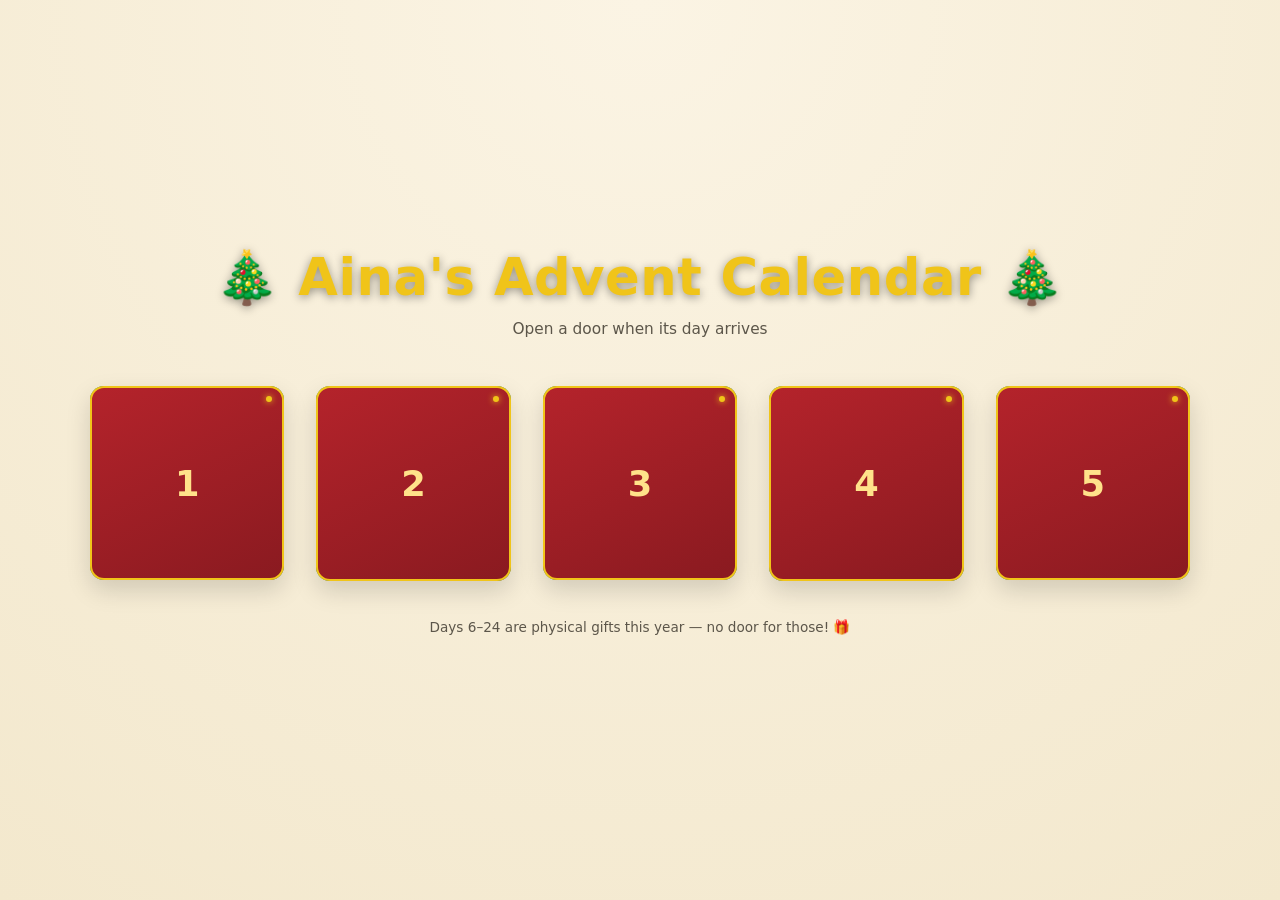
<file: index.html>
<!doctype html>
<html lang="en">
<head>
<meta charset="UTF-8">
<meta name="viewport" content="width=device-width, initial-scale=1, viewport-fit=cover">
<title>Aina's Advent Calendar</title>
<link rel="stylesheet" href="styles.css">
</head>
<body>
  <div class="header">
    <h1>🎄 Aina's Advent Calendar 🎄</h1>
    <p>Open a door when its day arrives</p>
  </div>

  <div class="mobile-warning" id="mobileWarning">
    📱➡️💻 This is way better on a computer — a couple of doors use your mouse in ways that don't quite translate to a phone.
    <button class="dismiss-btn" id="dismissWarning" aria-label="Dismiss">✕</button>
  </div>

  <div class="grid" id="grid"></div>

  <div class="footer-note">
    Days 6–24 are physical gifts this year — no door for those! 🎁
  </div>

<script>
  const DOORS = [
    { day: 1, path: "1st/index.html", unlockMonth: 12 },
    { day: 2, path: "2nd/index.html", unlockMonth: 12 },
    { day: 3, path: "3rd/index.html", unlockMonth: 12 },
    { day: 4, path: "4th/index.html", unlockMonth: 12 },
    { day: 5, path: "5th/index.html", unlockMonth: 12 },
  ];

  const grid = document.getElementById("grid");

  function isUnlocked(door) {
    const now = new Date();
    if (now.getMonth() + 1 < door.unlockMonth) return false;
    if (now.getMonth() + 1 === door.unlockMonth && now.getDate() < door.day) return false;
    return true;
  }

  const REVEAL_ICONS = ["❤️", "🥐", "🎬", "⭐", "🎙️"];

  function render() {
    grid.innerHTML = "";
    DOORS.forEach((door, i) => {
      const unlocked = isUnlocked(door);
      const wrapper = document.createElement(unlocked ? "a" : "div");
      wrapper.className = "door-wrapper " + (unlocked ? "unlocked" : "locked");
      if (unlocked) wrapper.href = door.path;

      const frame = document.createElement("div");
      frame.className = "door-frame";
      frame.textContent = REVEAL_ICONS[i % REVEAL_ICONS.length];

      const panel = document.createElement("div");
      panel.className = "door-panel";
      panel.textContent = door.day;
      if (!unlocked) {
        const lock = document.createElement("span");
        lock.className = "lock-icon";
        lock.textContent = "🔒";
        panel.appendChild(lock);
      }

      wrapper.appendChild(frame);
      wrapper.appendChild(panel);
      grid.appendChild(wrapper);
    });
  }

  render();

  document.getElementById("dismissWarning").addEventListener("click", () => {
    document.getElementById("mobileWarning").style.display = "none";
  });
</script>
<script src="snow.js"></script>
</body>
</html>
</file>
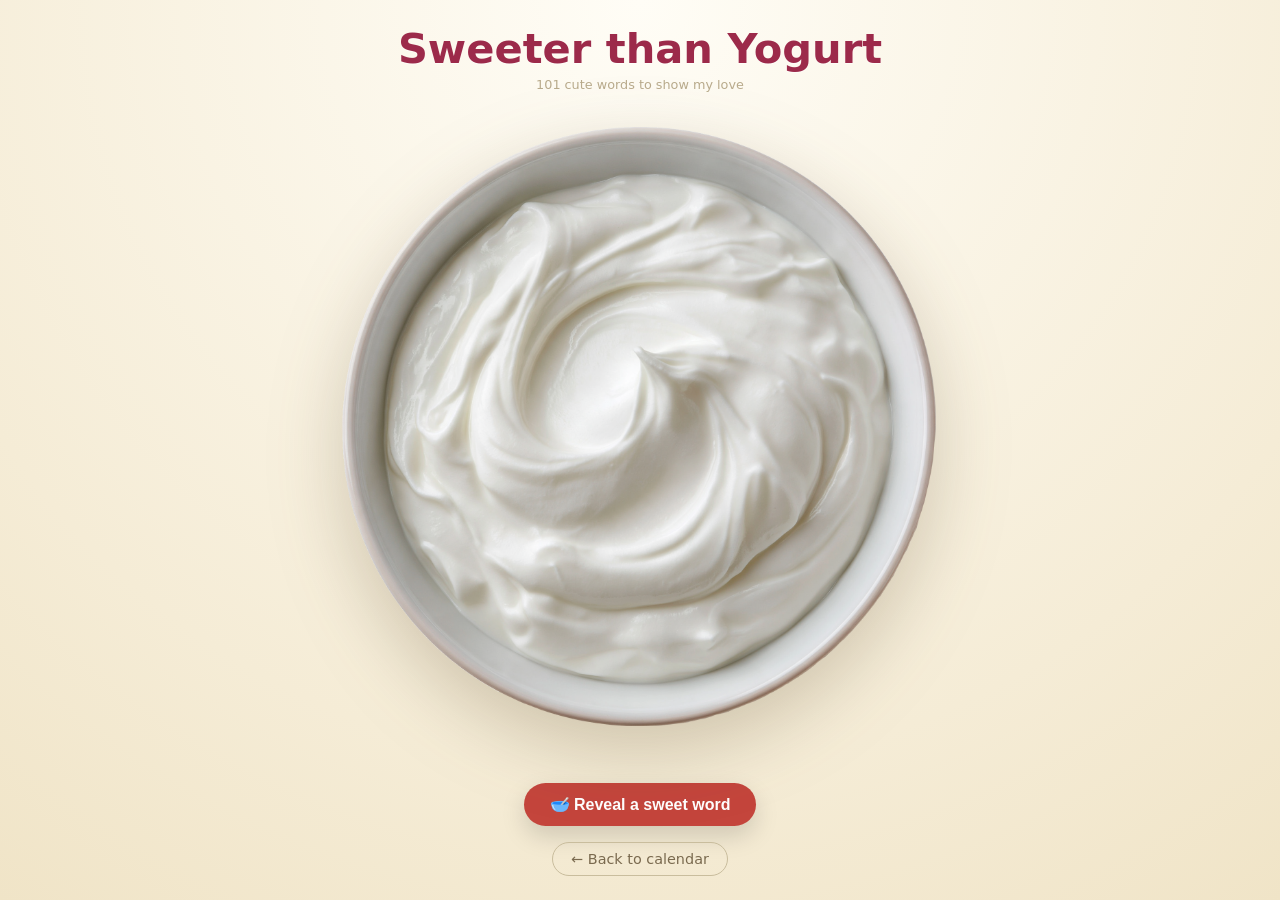
<file: 1st/index.html>
<!doctype html>
<html lang="en">
<head>
<meta charset="UTF-8">
<meta name="viewport" content="width=device-width, initial-scale=1, viewport-fit=cover">
<title>Day 1 — Sweeter than Yogurt</title>
<style>
  @font-face {
    font-family: "Honey So Sweety";
    src: url("Honey so Sweety Regular.otf") format("opentype");
    font-weight: normal;
    font-style: normal;
    font-display: swap;
  }

  @font-face {
    font-family: "Amsahoney";
    src: url("Amsahoney-Regular.ttf") format("truetype");
    font-weight: normal;
    font-style: normal;
    font-display: swap;
  }

  * { box-sizing: border-box; }

  html, body {
    margin: 0;
    padding: 0;
    height: 100%;
  }

  body {
    height: 100vh;
    font-family: "Segoe UI", system-ui, sans-serif;
    display: flex;
    flex-direction: column;
    align-items: center;
    text-align: center;
    padding: 24px 16px;
    overflow: hidden;
    background: radial-gradient(circle at 50% 0%, #fffdf6 0%, #f5ecd6 70%, #f0e4c7 100%);
    color: #7a6a4f;
  }

  .title-block {
    flex: 0 0 auto;
  }

  h2 {
    margin: 0;
    font-size: clamp(1.8rem, 5vw, 2.6rem);
    font-weight: 900;
    color: #9c2a4a;
    text-shadow: 0 1px 0 rgba(255, 255, 255, 0.6);
  }

  .subtitle {
    margin: 4px 0 0;
    font-size: 0.8rem;
    color: #b9ab8c;
  }

  .bowl-stage {
    position: relative;
    flex: 1 1 auto;
    min-height: 0;
    width: 100%;
    display: flex;
    align-items: center;
    justify-content: center;
  }

  .bowl-frame {
    position: relative;
    line-height: 0;
  }

  .bowl-frame img {
    display: block;
    height: min(78vh, 78vw);
    width: auto;
    filter: drop-shadow(0 25px 35px rgba(90, 70, 40, 0.25));
  }

  @media (max-width: 640px) {
    .bowl-frame img {
      height: auto;
      width: 135vw;
    }
  }

  .circle-guide {
    position: absolute;
    top: 50%;
    left: 50%;
    width: 73.2422%;
    aspect-ratio: 1 / 1;
    transform: translate(-50%, -50%);
    border-radius: 50%;
    border: 2px dashed rgba(156, 42, 74, 0.45);
    pointer-events: none;
    display: none;
  }

  .sweet-text {
    position: absolute;
    top: 50%;
    left: 50%;
    width: 66%;
    transform: translate(-50%, -50%);
    text-align: center;
    font-family: "Amsahoney", cursive;
    font-size: clamp(3rem, 9.4vw, 5rem);
    line-height: 1.12;
    color: #9c2a4a;
    word-break: break-word;
    overflow-wrap: anywhere;
    opacity: 0;
    transition: opacity 0.5s ease;
    pointer-events: none;
  }

  .sweet-text.visible {
    opacity: 1;
  }

  .actions {
    flex: 0 0 auto;
    display: flex;
    flex-direction: column;
    align-items: center;
    gap: 16px;
    padding-top: 12px;
  }

  .reveal-btn {
    border: none;
    background: #c4453c;
    color: #fff;
    font-size: 1rem;
    font-weight: 600;
    padding: 12px 26px;
    border-radius: 999px;
    cursor: pointer;
    box-shadow: 0 10px 24px rgba(0, 0, 0, 0.15);
    transition: transform 0.15s ease, background 0.2s ease;
  }

  .reveal-btn:hover {
    background: #a8352d;
    transform: translateY(-2px);
  }

  .reveal-btn:active {
    transform: scale(0.96);
  }

  .back-link {
    display: inline-block;
    color: #7a6a4f;
    text-decoration: none;
    font-size: 0.9rem;
    border: 1px solid #c9bd9d;
    padding: 8px 18px;
    border-radius: 999px;
  }


</style>
</head>
<body>
  <div class="title-block">
    <h2>Sweeter than Yogurt</h2>
    <p class="subtitle">101 cute words to show my love</p>
  </div>

  <div class="bowl-stage">
    <div class="bowl-frame">
      <img src="Yogurt.png" alt="A bowl of swirled yogurt">
      <div class="circle-guide" id="circleGuide"></div>
      <div class="sweet-text" id="sweetText"></div>
    </div>
  </div>

  <div class="actions">
    <button class="reveal-btn" id="revealBtn">🥣 Reveal a sweet word</button>
    <a class="back-link" href="../index.html">← Back to calendar</a>
  </div>

<script>
  const SENTENCES = [
    "You are the best",
    "I love your smile",
    "I Would buy all the Yogurts in the World for you",
    "I wanna kiss your Autism",
    "Wow So neurotypical",
    "Life with you is a dream",
    "I wanna have a doggy(style) with you",
    "OMG I miss your lips",
    "Crazy How cute you are",
    "I am immaginning you all the time... mostly naked",
    "Cuddling with you is best",
    "No worries I will be your therapist for free",
    "Why the bed where you sleep is so attractive",
    "Nah no worries she doesn't mask",
    "pfff you're the cutest",
    "Please Kill me at the gym",
    "I wanna hike with you until the end of the world",
    "How about a weekend in Os de Civis ?",
    "Wanna go on a bike tour ?",
    "I will shower you in gifts",
    "I will crush you under my love",
    "I will massage you non stop",
    "My love for you will never end",
    "You are my forever girl",
    "When will we marry ?",
    "You know I am the Ideal Son-in-law",
    "I will make your whole family love me",
    "You are the only one I tell everything",
    "My love for you know no bounds",
    "How many kisses until you die ? I will do as much",
    "I want to grow old with you",
    "24 days of love",
    "I have never loved that much",
    "I won't ever stop to love you",
    "Are you my soulmate ?",
    "Why are you so sweet ? you are my cutie pie",
    "I fell for the autistic one... now I have to learn Two languages",
    "Don't hate me I will gift you something else",
    "Let me care for my Aina",
    "You are pretty pretty",
    "The most beautiful 29 years old",
    "Can I give you a massage ?",
    "Via ferrata whan ?",
    "Let's rank some yougurts",
    "Get out of my mind !!!!!",
    "never gonna give you up neve gonna let you down",
    "You're sweeter than the yogurt, and that's saying a lot",
    "You're my favorite flavor",
    "Life's too short for bad yogurt and boring people, luckily you're neither",
    "Info-dump at me, I'm listening",
    "I'd relearn every language on earth for you",
    "You make ordinary days feel like plans worth making",
    "I think about you more than is probably normal",
    "Home is wherever you are, yogurt included",
    "Next via ferrata, I carry the snacks, you carry my heart",
    "You + me = chaos but the good kind",
    "10/10 would get neurodivergent with again",
    "You are my special interest",
    "I might be specially attracted to you",
    "I would even learn sarcasm for you",
    "Love to hug you on the couch",
    "Cuddling is the best",
    "Wanna watch a movie",
    "Fight club was soooo good",
    "Best Waldenburg trip",
    "OMG I miss you",
    "Wow that worth asking you out",
    "I think I like you a bit ^^",
    "All the weekends with you were dreams",
    "Miss your butt",
    "Wanna kiss",
    "That time in pedraforca was so fun",
    "I love our bathtub talks",
    "Pitbull said : I know you want me, you know I want you",
    "Sometimes all I can think about is you, late night in the middle of june",
    "Overwhelmed Aina is the bull I need to tame",
    "Naked Hug ?",
    "No pressure we are just friends",
    "Te quiero Baby",
    "I am going to force teach you electronics",
    "My kisses are non-negotiables",
    "You know I will overwhelm you",
    "Touching your face is my love language",
    "I think about you all day long",
    "Your lips are my dream",
    "pffff you are beautiful",
    "WOW Gorgeous girl",
    "you deserve the world",
    "I love you to the moon and back",
    "I love you to MoM-z14 and back",
    "You deserve to be happy (therapist approuved)",
    "You deserve Love",
    "You deserve all the care in the world",
    "I will pamper you",
    "I will make you scream in bed and maybe of overwhelming",
    "Come to me you will be my princess",
    "I have to care for you more than you care of me",
    "You are the best Human",
    "You are my Human <3",
    "I wanna Kiss your butt",
    "Be ready to be Overwhelmed by my gifts",
  ];

  const sweetText = document.getElementById("sweetText");
  const revealBtn = document.getElementById("revealBtn");
  let lastIndex = -1;

  revealBtn.addEventListener("click", () => {
    let i = Math.floor(Math.random() * SENTENCES.length);
    if (SENTENCES.length > 1 && i === lastIndex) {
      i = (i + 1) % SENTENCES.length;
    }
    lastIndex = i;

    sweetText.classList.remove("visible");
    setTimeout(() => {
      sweetText.textContent = SENTENCES[i];
      sweetText.classList.add("visible");
    }, 180);
  });
</script>
</body>
</html>
</file>
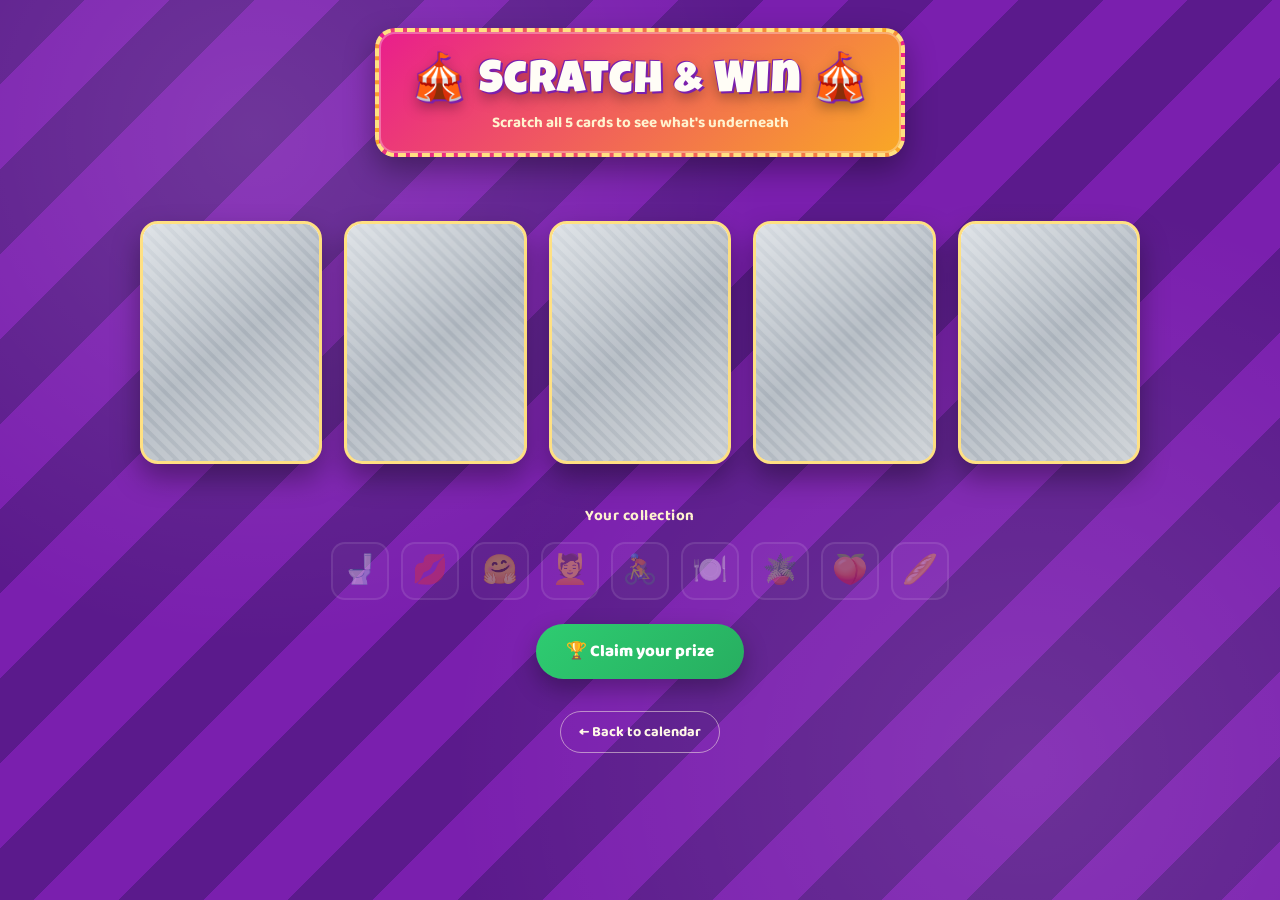
<file: 2nd/index.html>
<!doctype html>
<html lang="en">
<head>
<meta charset="UTF-8">
<meta name="viewport" content="width=device-width, initial-scale=1, viewport-fit=cover">
<title>Day 2 — Scratch & Win</title>
<link rel="preconnect" href="https://fonts.googleapis.com">
<link rel="preconnect" href="https://fonts.gstatic.com" crossorigin>
<link href="https://fonts.googleapis.com/css2?family=Baloo+2:wght@700;800&family=Luckiest+Guy&display=swap" rel="stylesheet">
<style>
  * { box-sizing: border-box; }

  html, body {
    margin: 0;
    padding: 0;
    height: 100%;
  }

  body {
    min-height: 100vh;
    font-family: "Baloo 2", "Segoe UI", system-ui, sans-serif;
    display: flex;
    flex-direction: column;
    align-items: center;
    text-align: center;
    padding: 28px 16px 40px;
    position: relative;
    overflow-x: hidden;
    background:
      radial-gradient(circle at 20% 15%, rgba(255, 255, 255, 0.12), transparent 40%),
      radial-gradient(circle at 80% 85%, rgba(255, 255, 255, 0.1), transparent 45%),
      repeating-linear-gradient(135deg, #5b1a8c 0px, #5b1a8c 60px, #7a1fae 60px, #7a1fae 120px);
    color: #fff8e7;
  }

  #confetti-container {
    position: fixed;
    inset: 0;
    pointer-events: none;
    overflow: hidden;
    z-index: 0;
  }

  .confetti-piece {
    position: absolute;
    top: -10%;
    animation-name: confetti-fall;
    animation-timing-function: linear;
    animation-iteration-count: infinite;
    will-change: transform;
  }

  @keyframes confetti-fall {
    0% { transform: translateY(0) translateX(0) rotate(0deg); }
    50% { transform: translateY(55vh) translateX(22px) rotate(200deg); }
    100% { transform: translateY(115vh) translateX(-16px) rotate(400deg); }
  }

  .title-block,
  .scratch-grid,
  .actions {
    position: relative;
    z-index: 1;
  }

  .title-block {
    display: inline-block;
    margin-bottom: 64px;
    padding: 18px 32px;
    border-radius: 20px;
    background: linear-gradient(135deg, #e91e8c 0%, #f9a825 100%);
    border: 4px dashed #ffe082;
    box-shadow: 0 12px 30px rgba(0, 0, 0, 0.35), inset 0 0 0 2px rgba(255, 255, 255, 0.3);
  }

  h2 {
    margin: 0;
    font-family: "Luckiest Guy", cursive;
    font-weight: 400;
    letter-spacing: 1.5px;
    font-size: clamp(1.9rem, 5.5vw, 2.8rem);
    color: #fffdf6;
    text-shadow: 2px 2px 0 #7a1fae, -1px -1px 0 #7a1fae, 0 6px 14px rgba(0, 0, 0, 0.35);
  }

  .subtitle {
    margin: 6px 0 0;
    font-size: 0.95rem;
    font-weight: 700;
    color: #fff3cf;
  }

  .scratch-grid {
    display: grid;
    grid-template-columns: repeat(auto-fit, minmax(160px, 1fr));
    gap: 22px;
    width: 100%;
    max-width: 1000px;
    margin: 0 auto;
  }

  .scratch-slot {
    position: relative;
    aspect-ratio: 3 / 4;
    border-radius: 18px;
    overflow: hidden;
    box-shadow: 0 14px 28px rgba(0, 0, 0, 0.35);
    background: #fff;
    touch-action: none;
    border: 3px solid #ffe082;
  }

  .reward-layer {
    position: absolute;
    inset: 0;
    display: flex;
    align-items: center;
    justify-content: center;
    background: linear-gradient(160deg, #fff6e0, #ffd166);
  }

  .scratch-slot.is-lost .reward-layer {
    background: linear-gradient(160deg, #e7e2da, #c9c2b6);
  }

  .scratch-slot.slot-win {
    animation: slot-win-pulse 1s ease-in-out infinite;
  }

  @keyframes slot-win-pulse {
    0%, 100% { box-shadow: 0 0 0 4px rgba(46, 204, 113, 0.0), 0 14px 28px rgba(0, 0, 0, 0.35); }
    50% { box-shadow: 0 0 0 6px rgba(46, 204, 113, 0.7), 0 14px 28px rgba(0, 0, 0, 0.35); }
  }

  .reward-layer .reward-emoji {
    font-size: clamp(2.6rem, 9vw, 3.6rem);
    line-height: 1;
  }

  .scratch-canvas {
    position: absolute;
    inset: 0;
    width: 100%;
    height: 100%;
    cursor: pointer;
    transition: opacity 0.6s ease;
  }

  /* ---- stamp overlay ---- */
  .stamp-overlay {
    position: absolute;
    inset: -10px;
    display: flex;
    align-items: center;
    justify-content: center;
    pointer-events: none;
    z-index: 2;
    opacity: 0;
    transform: scale(0.7) rotate(-10deg);
    transition: opacity 0.4s ease, transform 0.4s cubic-bezier(0.3, 1.4, 0.4, 1);
  }

  .stamp-overlay.show {
    opacity: 1;
    transform: scale(1) rotate(-8deg);
  }

  .stamp-overlay .stamp-text {
    font-family: "Luckiest Guy", cursive;
    font-weight: 400;
    letter-spacing: 2px;
    font-size: clamp(1.6rem, 5vw, 2.6rem);
    padding: 14px 36px;
    border: 5px solid currentColor;
    border-radius: 16px;
    background: rgba(255, 255, 255, 0.12);
    backdrop-filter: blur(1px);
  }

  .stamp-overlay.won .stamp-text {
    color: #2ecc71;
    text-shadow: 0 0 10px rgba(46, 204, 113, 0.6);
  }

  .stamp-overlay.lost .stamp-text {
    color: #e74c3c;
    text-shadow: 0 0 10px rgba(231, 76, 60, 0.6);
  }

  /* ---- inventory ---- */
  .inventory {
    position: relative;
    z-index: 1;
    margin-top: 40px;
    width: 100%;
    max-width: 760px;
  }

  .inventory-title {
    margin: 0 0 14px;
    font-size: 0.95rem;
    font-weight: 700;
    color: #fff3cf;
    letter-spacing: 0.5px;
  }

  .inventory-grid {
    display: flex;
    flex-wrap: wrap;
    justify-content: center;
    gap: 12px;
  }

  .inv-slot {
    position: relative;
    width: 58px;
    height: 58px;
    border-radius: 14px;
    display: flex;
    align-items: center;
    justify-content: center;
    font-size: 1.8rem;
    background: rgba(255, 255, 255, 0.08);
    border: 2px solid rgba(255, 255, 255, 0.25);
    opacity: 0.4;
    transition: opacity 0.3s ease, transform 0.3s ease, background 0.3s ease, border-color 0.3s ease, box-shadow 0.3s ease;
  }

  .inv-slot.collected {
    opacity: 1;
    background: rgba(255, 255, 255, 0.18);
    border-color: #ffe082;
    box-shadow: 0 0 14px rgba(255, 224, 130, 0.5);
    transform: scale(1.08);
  }

  .inv-count {
    position: absolute;
    bottom: -6px;
    right: -6px;
    background: #e91e8c;
    color: #fff;
    font-size: 0.65rem;
    font-weight: 800;
    border-radius: 999px;
    min-width: 18px;
    height: 18px;
    display: flex;
    align-items: center;
    justify-content: center;
    padding: 0 4px;
    border: 2px solid #fff3cf;
  }

  .claim-btn {
    display: none;
    margin-top: 24px;
    border: none;
    background: linear-gradient(135deg, #2ecc71, #27ae60);
    color: #fff;
    font-family: "Baloo 2", sans-serif;
    font-weight: 800;
    font-size: 1.05rem;
    padding: 14px 30px;
    border-radius: 999px;
    cursor: pointer;
    box-shadow: 0 10px 24px rgba(0, 0, 0, 0.3);
    transition: transform 0.15s ease;
  }

  .claim-btn.visible {
    display: inline-block;
  }

  .claim-btn:hover {
    transform: translateY(-2px);
  }

  .claim-btn:active {
    transform: scale(0.96);
  }

  .actions {
    margin-top: 32px;
  }

  .back-link {
    display: inline-block;
    color: #fff8e7;
    text-decoration: none;
    font-size: 0.9rem;
    font-weight: 700;
    border: 1px solid rgba(255, 248, 231, 0.5);
    padding: 8px 18px;
    border-radius: 999px;
  }
</style>
</head>
<body>
  <div id="confetti-container"></div>

  <div class="title-block">
    <h2>🎪 Scratch &amp; Win 🎪</h2>
    <p class="subtitle">Scratch all 5 cards to see what's underneath</p>
  </div>

  <div style="position: relative; width: 100%; max-width: 1000px;">
    <div class="scratch-grid" id="scratchGrid">
      <div class="scratch-slot" data-index="0">
        <div class="reward-layer"></div>
        <canvas class="scratch-canvas"></canvas>
      </div>
      <div class="scratch-slot" data-index="1">
        <div class="reward-layer"></div>
        <canvas class="scratch-canvas"></canvas>
      </div>
      <div class="scratch-slot" data-index="2">
        <div class="reward-layer"></div>
        <canvas class="scratch-canvas"></canvas>
      </div>
      <div class="scratch-slot" data-index="3">
        <div class="reward-layer"></div>
        <canvas class="scratch-canvas"></canvas>
      </div>
      <div class="scratch-slot" data-index="4">
        <div class="reward-layer"></div>
        <canvas class="scratch-canvas"></canvas>
      </div>
    </div>
    <div class="stamp-overlay" id="stampOverlay"><div class="stamp-text" id="stampText"></div></div>
  </div>

  <div class="inventory">
    <p class="inventory-title">Your collection</p>
    <div class="inventory-grid" id="inventoryGrid"></div>
    <button class="claim-btn" id="claimBtn">🏆 Claim your prize</button>
  </div>

  <div class="actions">
    <a class="back-link" href="../index.html">← Back to calendar</a>
  </div>

<script>
  const REVEAL_THRESHOLD = 0.6; // auto-clear once this fraction is scratched
  const BRUSH_RADIUS_CSS = 22; // px, in CSS pixels

  const REWARD_TYPES = [
    { key: "lost", label: "Lost", emoji: "🚽", weight: 25 },
    { key: "kiss", label: "One Kiss", emoji: "💋", weight: 20 },
    { key: "hug", label: "One Hug", emoji: "🤗", weight: 15 },
    { key: "massage", label: "Massage Session", emoji: "💆", weight: 10 },
    { key: "bike", label: "Bike Ride", emoji: "🚴", weight: 10 },
    { key: "dinner", label: "All-Inclusive Autistic Dinner", emoji: "🍽️", weight: 10 },
    { key: "plant", label: "Plant Gift", emoji: "🪴", weight: 5 },
    { key: "yesday", label: "Yes Day in Bed", emoji: "🍑", weight: 3 },
    { key: "french", label: "French Lesson", emoji: "🥖", weight: 2 },
  ];

  // Chance a round ends in a win at all. Which specific reward wins (when it
  // does) is then chosen from WINNABLE_TYPES using the hierarchy above — the
  // two are decided independently so the win rate can be tuned directly
  // instead of emerging from 5-card-draw combinatorics.
  const WIN_RATE = 0.7;
  const WINNABLE_TYPES = REWARD_TYPES.filter((t) => t.key !== "lost");

  function pickWeighted(list) {
    const total = list.reduce((sum, t) => sum + t.weight, 0);
    let r = Math.random() * total;
    for (const type of list) {
      if (r < type.weight) return type;
      r -= type.weight;
    }
    return list[list.length - 1];
  }

  function shuffle(arr) {
    const a = arr.slice();
    for (let i = a.length - 1; i > 0; i--) {
      const j = Math.floor(Math.random() * (i + 1));
      [a[i], a[j]] = [a[j], a[i]];
    }
    return a;
  }

  // Builds one round's 5 card outcomes. First decides win/lose directly via
  // WIN_RATE, then fills in the cards to match: exactly 3-of-a-kind for a
  // win (plus 2 unrelated fillers), or a shuffle that's guaranteed to avoid
  // any accidental 3-of-a-kind for a loss.
  function generateRoundCards() {
    const results = new Array(5);

    if (Math.random() < WIN_RATE) {
      const winType = pickWeighted(WINNABLE_TYPES);
      const positions = shuffle([0, 1, 2, 3, 4]);
      positions.slice(0, 3).forEach((pos) => {
        results[pos] = winType;
      });
      const fillerPool = REWARD_TYPES.filter((t) => t.key !== winType.key);
      positions.slice(3).forEach((pos) => {
        results[pos] = pickWeighted(fillerPool);
      });
    } else {
      for (let attempt = 0; attempt < 50; attempt++) {
        const tally = {};
        let valid = true;
        for (let i = 0; i < 5; i++) {
          const pick = pickWeighted(REWARD_TYPES);
          const nextCount = (tally[pick.key] || 0) + 1;
          if (pick.key !== "lost" && nextCount >= 3) {
            valid = false;
            break;
          }
          tally[pick.key] = nextCount;
          results[i] = pick;
        }
        if (valid) break;
      }
      // Extremely unlikely fallback: guarantee every slot is filled even if
      // 50 attempts somehow all failed, by padding with "lost" (never wins).
      const lostType = REWARD_TYPES.find((t) => t.key === "lost");
      for (let i = 0; i < 5; i++) {
        if (!results[i]) results[i] = lostType;
      }
    }

    return results;
  }

  function setupScratchCanvas(canvas) {
    const dpr = window.devicePixelRatio || 1;
    const rect = canvas.getBoundingClientRect();
    canvas.width = Math.round(rect.width * dpr);
    canvas.height = Math.round(rect.height * dpr);

    const ctx = canvas.getContext("2d");
    ctx.setTransform(dpr, 0, 0, dpr, 0, 0);

    // Foil background
    const grad = ctx.createLinearGradient(0, 0, rect.width, rect.height);
    grad.addColorStop(0, "#d8dde2");
    grad.addColorStop(0.5, "#aab2bb");
    grad.addColorStop(1, "#c7ccd1");
    ctx.fillStyle = grad;
    ctx.fillRect(0, 0, rect.width, rect.height);

    // Diagonal stripe texture
    ctx.strokeStyle = "rgba(255,255,255,0.18)";
    ctx.lineWidth = 6;
    for (let x = -rect.height; x < rect.width; x += 14) {
      ctx.beginPath();
      ctx.moveTo(x, 0);
      ctx.lineTo(x + rect.height, rect.height);
      ctx.stroke();
    }

    canvas._ctx = ctx;
    canvas._cssWidth = rect.width;
    canvas._cssHeight = rect.height;
    canvas._revealed = false;
  }

  function scratchAt(canvas, x, y) {
    const ctx = canvas._ctx;
    ctx.globalCompositeOperation = "destination-out";
    ctx.fillStyle = "#000";
    ctx.beginPath();
    ctx.arc(x, y, BRUSH_RADIUS_CSS, 0, Math.PI * 2);
    ctx.fill();
  }

  function scratchLine(canvas, x0, y0, x1, y1) {
    const dist = Math.hypot(x1 - x0, y1 - y0);
    const steps = Math.max(1, Math.ceil(dist / (BRUSH_RADIUS_CSS / 2)));
    for (let i = 0; i <= steps; i++) {
      const t = i / steps;
      scratchAt(canvas, x0 + (x1 - x0) * t, y0 + (y1 - y0) * t);
    }
  }

  function checkRevealProgress(canvas, onRevealed) {
    if (canvas._revealed) return;
    const ctx = canvas._ctx;
    const sampleSize = 32;
    const dpr = window.devicePixelRatio || 1;
    let data;
    try {
      data = ctx.getImageData(0, 0, canvas.width, canvas.height);
    } catch (e) {
      return;
    }
    let cleared = 0;
    const total = sampleSize * sampleSize;
    const stepX = Math.max(1, Math.floor(canvas.width / sampleSize));
    const stepY = Math.max(1, Math.floor(canvas.height / sampleSize));
    let counted = 0;
    for (let y = 0; y < canvas.height; y += stepY) {
      for (let x = 0; x < canvas.width; x += stepX) {
        const idx = (y * canvas.width + x) * 4 + 3;
        if (data.data[idx] < 16) cleared++;
        counted++;
      }
    }
    if (counted > 0 && cleared / counted >= REVEAL_THRESHOLD) {
      canvas._revealed = true;
      canvas.style.opacity = "0";
      setTimeout(() => {
        canvas.style.pointerEvents = "none";
      }, 650);
      if (onRevealed) onRevealed();
    }
  }

  function attachScratchHandlers(slot, onRevealed) {
    const canvas = slot.querySelector(".scratch-canvas");
    setupScratchCanvas(canvas);

    let scratching = false;
    let lastX = 0;
    let lastY = 0;
    let moveCount = 0;

    function getPos(e) {
      const rect = canvas.getBoundingClientRect();
      return { x: e.clientX - rect.left, y: e.clientY - rect.top };
    }

    canvas.addEventListener("pointerdown", (e) => {
      if (canvas._revealed) return;
      canvas.setPointerCapture(e.pointerId);
      scratching = true;
      const pos = getPos(e);
      lastX = pos.x;
      lastY = pos.y;
      scratchAt(canvas, pos.x, pos.y);
    });

    canvas.addEventListener("pointermove", (e) => {
      if (!scratching || canvas._revealed) return;
      const pos = getPos(e);
      scratchLine(canvas, lastX, lastY, pos.x, pos.y);
      lastX = pos.x;
      lastY = pos.y;
      moveCount++;
      if (moveCount % 4 === 0) checkRevealProgress(canvas, onRevealed);
    });

    function stop(e) {
      if (!scratching) return;
      scratching = false;
      checkRevealProgress(canvas, onRevealed);
    }

    canvas.addEventListener("pointerup", stop);
    canvas.addEventListener("pointercancel", stop);
    canvas.addEventListener("pointerleave", stop);

    window.addEventListener("resize", () => {
      if (canvas._revealed) return;
      const rect = canvas.getBoundingClientRect();
      const changed =
        Math.abs(rect.width - canvas._cssWidth) > 1 ||
        Math.abs(rect.height - canvas._cssHeight) > 1;
      if (changed) setupScratchCanvas(canvas);
    });
  }

  // --- assign a weighted-random reward to each of today's 5 cards ---
  const slotEls = Array.from(document.querySelectorAll(".scratch-slot"));
  let cardResults = [];
  let lastRoundOutcome = null; // { won, type } of the most recently completed round

  // --- inventory (persists across rounds for the whole session) ---
  const inventoryGrid = document.getElementById("inventoryGrid");
  const inventoryCounts = {};
  const invSlotEls = {};

  REWARD_TYPES.forEach((type) => {
    inventoryCounts[type.key] = 0;
    const el = document.createElement("div");
    el.className = "inv-slot";
    el.title = type.label;
    el.innerHTML = type.emoji;
    inventoryGrid.appendChild(el);
    invSlotEls[type.key] = el;
  });

  function updateInventorySlot(key) {
    const el = invSlotEls[key];
    el.classList.add("collected");
    let badge = el.querySelector(".inv-count");
    if (!badge) {
      badge = document.createElement("span");
      badge.className = "inv-count";
      el.appendChild(badge);
    }
    badge.textContent = "×" + inventoryCounts[key];
  }

  // --- round tracking ---
  let revealedTotal = 0;
  const stampOverlay = document.getElementById("stampOverlay");
  const stampText = document.getElementById("stampText");
  const claimBtn = document.getElementById("claimBtn");
  claimBtn.classList.add("visible");

  function handleCardRevealed(index) {
    revealedTotal++;
    if (revealedTotal === slotEls.length) onAllRevealed();
  }

  function computeRoundOutcome() {
    const tally = {};
    cardResults.forEach((r) => {
      if (r.key === "lost") return;
      tally[r.key] = (tally[r.key] || 0) + 1;
    });
    let winningType = null;
    for (const type of REWARD_TYPES) {
      if (tally[type.key] >= 3) {
        winningType = type;
        break;
      }
    }
    return { won: !!winningType, type: winningType };
  }

  function onAllRevealed() {
    const outcome = computeRoundOutcome();
    lastRoundOutcome = outcome;

    if (outcome.won) {
      slotEls.forEach((slot, i) => {
        if (cardResults[i].key === outcome.type.key) slot.classList.add("slot-win");
      });
      inventoryCounts[outcome.type.key]++;
      updateInventorySlot(outcome.type.key);
      stampOverlay.classList.add("show", "won");
      stampText.textContent = "🎉 You win: " + outcome.type.label + "! 🎉";
    } else {
      inventoryCounts.lost++;
      updateInventorySlot("lost");
      stampOverlay.classList.add("show", "lost");
      stampText.textContent = "😅 No match — try again!";
    }

    setTimeout(startNewRound, 2800);
  }

  function startNewRound() {
    stampOverlay.classList.remove("show", "won", "lost");
    revealedTotal = 0;
    cardResults = generateRoundCards();

    slotEls.forEach((slot, i) => {
      const result = cardResults[i];
      slot.classList.remove("is-lost", "slot-win");
      if (result.key === "lost") slot.classList.add("is-lost");

      const layer = slot.querySelector(".reward-layer");
      layer.innerHTML = '<span class="reward-emoji">' + result.emoji + "</span>";

      const canvas = slot.querySelector(".scratch-canvas");
      // Snap back to fully opaque instantly, bypassing the reveal fade
      // transition — otherwise the new round's emoji is visible underneath
      // while the fresh foil fades in from opacity 0.
      canvas.style.transition = "none";
      setupScratchCanvas(canvas);
      canvas.style.opacity = "1";
      canvas.style.pointerEvents = "auto";
      void canvas.offsetWidth; // force reflow so the "none" transition applies
      canvas.style.transition = "";
    });
  }

  slotEls.forEach((slot, i) => {
    attachScratchHandlers(slot, () => handleCardRevealed(i));
  });

  startNewRound();

  // --- claim & download summary image ---
  claimBtn.addEventListener("click", () => {
    const canvas = document.createElement("canvas");
    const W = 1000, H = 680;
    canvas.width = W;
    canvas.height = H;
    const ctx = canvas.getContext("2d");

    const bg = ctx.createLinearGradient(0, 0, W, H);
    bg.addColorStop(0, "#5b1a8c");
    bg.addColorStop(1, "#7a1fae");
    ctx.fillStyle = bg;
    ctx.fillRect(0, 0, W, H);

    ctx.textAlign = "center";
    ctx.fillStyle = "#ffe082";
    ctx.font = "700 46px 'Baloo 2', sans-serif";
    ctx.fillText("🎪 Scratch & Win — Day 2 🎪", W / 2, 90);

    ctx.fillStyle = "#ffffff";
    ctx.font = "700 28px 'Baloo 2', sans-serif";
    ctx.fillText("Your collection so far", W / 2, 150);

    const invCols = 3;
    const invCellW = 260, invCellH = 150;
    const invStartX = (W - invCellW * invCols) / 2 + invCellW / 2;
    const invStartY = 250;
    REWARD_TYPES.forEach((type, i) => {
      const col = i % invCols;
      const row = Math.floor(i / invCols);
      const cx = invStartX + col * invCellW;
      const cy = invStartY + row * invCellH;
      const collected = inventoryCounts[type.key] > 0;

      ctx.globalAlpha = collected ? 1 : 0.35;
      ctx.fillStyle = collected ? "rgba(255,255,255,0.18)" : "rgba(255,255,255,0.06)";
      ctx.beginPath();
      ctx.roundRect(cx - 110, cy - 55, 220, 110, 16);
      ctx.fill();

      ctx.font = "54px sans-serif";
      ctx.fillStyle = "#fff";
      ctx.fillText(type.emoji, cx, collected ? cy - 2 : cy + 10);

      if (collected) {
        ctx.font = "600 15px 'Baloo 2', sans-serif";
        ctx.fillStyle = "#fff3cf";
        wrapText(ctx, type.label + " ×" + inventoryCounts[type.key], cx, cy + 32, 200, 16);
      }
      ctx.globalAlpha = 1;
    });

    ctx.font = "600 16px 'Baloo 2', sans-serif";
    ctx.fillStyle = "#fff3cf";
    ctx.fillText(new Date().toLocaleDateString(), W / 2, H - 30);

    const link = document.createElement("a");
    link.download = "day2-scratch-results.png";
    link.href = canvas.toDataURL("image/png");
    link.click();
  });

  function wrapText(ctx, text, x, y, maxWidth, lineHeight) {
    const words = text.split(" ");
    let line = "";
    let lines = [];
    for (const word of words) {
      const test = line ? line + " " + word : word;
      if (ctx.measureText(test).width > maxWidth && line) {
        lines.push(line);
        line = word;
      } else {
        line = test;
      }
    }
    if (line) lines.push(line);
    const startY = y - ((lines.length - 1) * lineHeight) / 2;
    lines.forEach((l, i) => ctx.fillText(l, x, startY + i * lineHeight));
  }

  (function confetti() {
    const EMOJIS = ["🎉", "🎊", "✨", "⭐", "🎟️"];
    const container = document.getElementById("confetti-container");
    const count = window.innerWidth < 600 ? 16 : 28;
    for (let i = 0; i < count; i++) {
      const span = document.createElement("span");
      span.className = "confetti-piece";
      span.textContent = EMOJIS[Math.floor(Math.random() * EMOJIS.length)];
      span.style.left = Math.random() * 100 + "vw";
      const duration = 8 + Math.random() * 10;
      const delay = Math.random() * duration;
      span.style.animationDuration = duration + "s";
      span.style.animationDelay = "-" + delay + "s";
      span.style.fontSize = 14 + Math.random() * 16 + "px";
      span.style.opacity = 0.5 + Math.random() * 0.4;
      container.appendChild(span);
    }
  })();
</script>
</body>
</html>
</file>
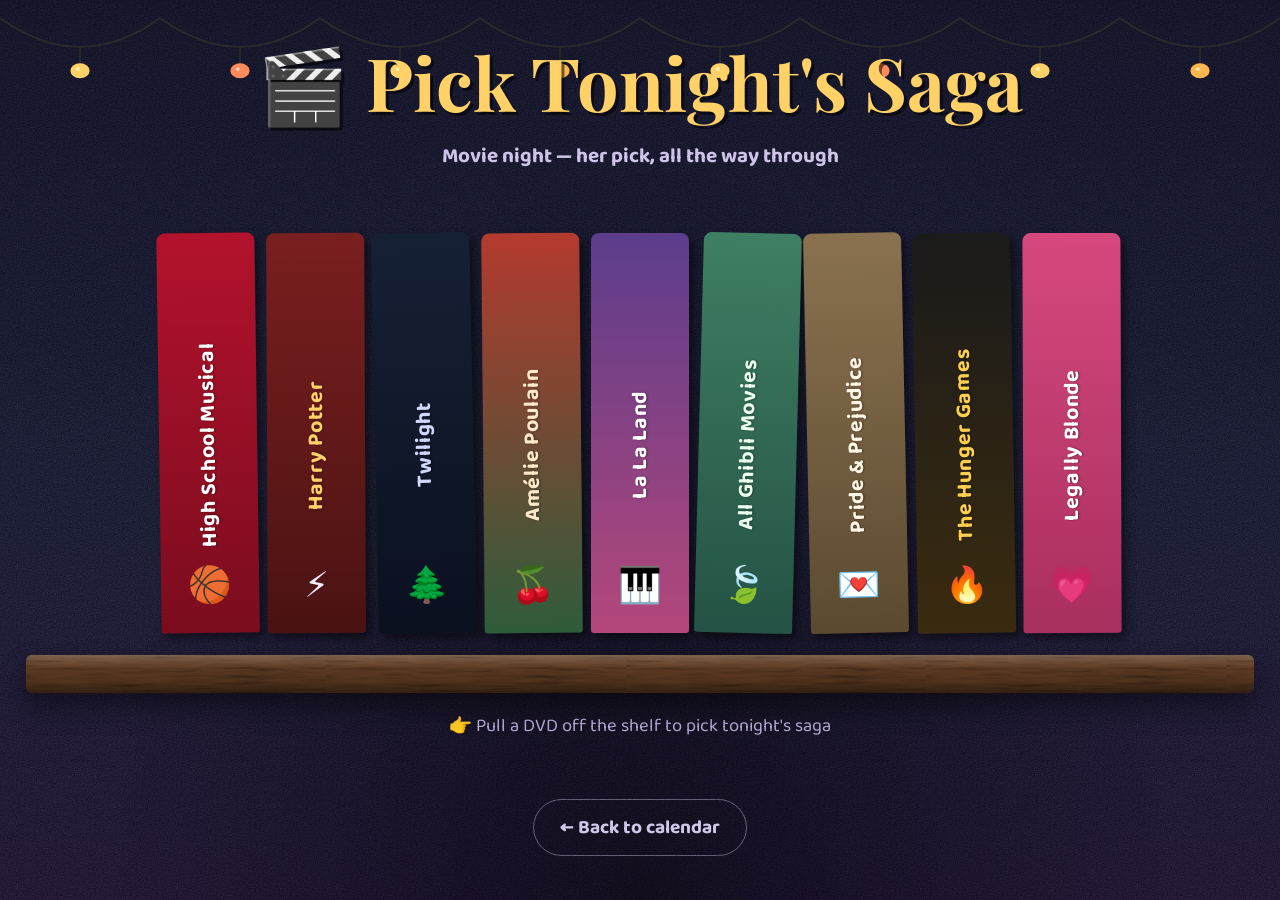
<file: 3rd/index.html>
<!doctype html>
<html lang="en">
<head>
<meta charset="UTF-8">
<meta name="viewport" content="width=device-width, initial-scale=1, viewport-fit=cover">
<title>Day 3 — Movie Night</title>
<link rel="preconnect" href="https://fonts.googleapis.com">
<link rel="preconnect" href="https://fonts.gstatic.com" crossorigin>
<link href="https://fonts.googleapis.com/css2?family=Baloo+2:wght@700;800&family=Playfair+Display:wght@700&display=swap" rel="stylesheet">
<style>
  * { box-sizing: border-box; }

  html, body {
    margin: 0;
    padding: 0;
    height: 100%;
  }

  body {
    min-height: 100vh;
    font-family: "Baloo 2", "Segoe UI", system-ui, sans-serif;
    display: flex;
    flex-direction: column;
    align-items: center;
    text-align: center;
    padding: 32px 16px 40px;
    position: relative;
    overflow-x: hidden;
    background:
      radial-gradient(ellipse at 50% 100%, rgba(0, 0, 0, 0.5), transparent 60%),
      linear-gradient(180deg, #121224 0%, #181a30 55%, #1e1430 100%);
    color: #f4ecff;
  }

  /* subtle film-grain so the background doesn't read as a flat vector gradient */
  body::before {
    content: "";
    position: fixed;
    inset: 0;
    z-index: 0;
    pointer-events: none;
    opacity: 0.5;
    mix-blend-mode: soft-light;
    background-image: url("data:image/svg+xml;utf8,<svg xmlns='http://www.w3.org/2000/svg' width='160' height='160'><filter id='n'><feTurbulence type='fractalNoise' baseFrequency='0.85' numOctaves='2' stitchTiles='stitch'/><feColorMatrix type='saturate' values='0'/><feComponentTransfer><feFuncR type='linear' slope='2.4' intercept='-0.7'/><feFuncG type='linear' slope='2.4' intercept='-0.7'/><feFuncB type='linear' slope='2.4' intercept='-0.7'/></feComponentTransfer></filter><rect width='100%25' height='100%25' filter='url(%23n)'/></svg>");
  }

  #lights-container {
    position: absolute;
    top: 0;
    left: 0;
    width: 100%;
    height: 130px;
    pointer-events: none;
    overflow: visible;
    z-index: 0;
  }

  #lights-container svg {
    width: 100%;
    height: 100%;
    display: block;
  }

  .bulb {
    animation: bulb-flicker 4s ease-in-out infinite;
  }

  @keyframes bulb-flicker {
    0%, 96%, 100% { opacity: 1; }
    97%, 99% { opacity: 0.55; }
  }

  .title-block,
  .shelf-section,
  .actions {
    position: relative;
    z-index: 1;
  }

  .title-block {
    margin-bottom: 20px;
  }

  h2 {
    margin: 0;
    font-family: "Playfair Display", serif;
    font-weight: 700;
    font-size: clamp(2.8rem, 6.5vw, 4.6rem);
    color: #ffd166;
    text-shadow: 3px 3px 0 rgba(0, 0, 0, 0.55);
  }

  .subtitle {
    margin: 10px 0 0;
    font-size: 1.3rem;
    font-weight: 700;
    color: #cfc4e8;
  }

  .shelf-section {
    width: 100%;
    max-width: 1500px;
    margin-top: 40px;
  }

  .shelf-scroll {
    overflow-x: auto;
    /* overflow-x: auto implicitly forces overflow-y to auto too, which
       would otherwise clip the spines as they lift on hover/focus — the
       extra top padding gives that lift room to breathe instead. */
    padding: 28px 8px 18px;
    margin-top: -28px;
  }

  .shelf-row {
    display: inline-flex;
    align-items: flex-end;
    gap: 10px;
    padding: 0 10px;
  }

  .dvd-spine {
    flex: 0 0 auto;
    width: 98px;
    height: 400px;
    border-radius: 8px 8px 3px 3px;
    cursor: pointer;
    position: relative;
    display: flex;
    justify-content: center;
    padding-top: 24px;
    box-shadow: 5px 5px 8px rgba(0, 0, 0, 0.45);
    transition: transform 0.22s ease, box-shadow 0.22s ease;
  }

  .dvd-spine:hover,
  .dvd-spine:focus-visible {
    transform: translateY(-30px) rotate(0deg) !important;
    box-shadow: 6px 14px 20px rgba(0, 0, 0, 0.5);
  }

  .dvd-spine .spine-label {
    writing-mode: vertical-rl;
    transform: rotate(180deg);
    font-weight: 700;
    font-size: 1.35rem;
    letter-spacing: 0.7px;
    color: rgba(255, 255, 255, 0.95);
    text-shadow: 0 1px 2px rgba(0, 0, 0, 0.4);
    white-space: nowrap;
  }

  .dvd-spine .spine-icon {
    position: absolute;
    bottom: 18px;
    left: 50%;
    transform: translateX(-50%);
    font-size: 2.2rem;
  }

  .shelf-ledge {
    position: relative;
    height: 38px;
    max-width: 1500px;
    width: calc(100% - 20px);
    margin: -4px auto 0;
    background: linear-gradient(180deg, #6b4428 0%, #4a2d18 100%);
    border-radius: 6px;
    box-shadow: 0 14px 26px rgba(0, 0, 0, 0.45);
    overflow: hidden;
  }

  .shelf-ledge::before {
    content: "";
    position: absolute;
    inset: 0;
    opacity: 0.55;
    mix-blend-mode: multiply;
    background-image: url("data:image/svg+xml;utf8,<svg xmlns='http://www.w3.org/2000/svg' width='300' height='40'><filter id='w'><feTurbulence type='turbulence' baseFrequency='0.012 0.35' numOctaves='3' seed='7' stitchTiles='stitch'/><feColorMatrix type='saturate' values='0'/><feComponentTransfer><feFuncR type='linear' slope='1.8' intercept='-0.35'/><feFuncG type='linear' slope='1.8' intercept='-0.35'/><feFuncB type='linear' slope='1.8' intercept='-0.35'/></feComponentTransfer></filter><rect width='100%25' height='100%25' filter='url(%23w)'/></svg>");
    background-size: 300px 68px;
  }

  .shelf-ledge::after {
    content: "";
    position: absolute;
    inset: 0;
    background: linear-gradient(180deg, rgba(255, 255, 255, 0.18) 0%, transparent 35%, transparent 70%, rgba(0, 0, 0, 0.25) 100%);
  }

  .shelf-hint {
    margin-top: 18px;
    font-size: 1.15rem;
    color: #b7abd6;
  }

  /* ---- cover reveal overlay ---- */
  .cover-overlay {
    position: fixed;
    inset: 0;
    background: rgba(5, 4, 15, 0.78);
    display: none;
    align-items: center;
    justify-content: center;
    z-index: 10;
    padding: 20px;
  }

  .cover-overlay.open {
    display: flex;
  }

  .cover-card {
    width: min(90vw, 560px);
    border-radius: 26px;
    padding: 46px 38px;
    text-align: center;
    box-shadow: 0 20px 34px rgba(0, 0, 0, 0.45);
    transform: scale(0.85);
    opacity: 0;
    animation: pop-in 0.35s ease forwards;
  }

  @keyframes pop-in {
    to { transform: scale(1); opacity: 1; }
  }

  .cover-card .cover-icon {
    font-size: 6.2rem;
    margin-bottom: 14px;
  }

  .cover-card .cover-title {
    font-family: "Playfair Display", serif;
    font-weight: 700;
    font-size: 2.3rem;
    color: #fff;
    margin: 0 0 10px;
  }

  .cover-card .cover-tagline {
    font-size: 1.15rem;
    color: rgba(255, 255, 255, 0.85);
    margin: 0 0 30px;
  }

  .cover-actions {
    display: flex;
    flex-direction: column;
    gap: 14px;
  }

  .book-btn {
    border: none;
    background: #ffd166;
    color: #2a1a00;
    font-family: "Baloo 2", sans-serif;
    font-weight: 800;
    font-size: 1.35rem;
    padding: 18px 30px;
    border-radius: 999px;
    cursor: pointer;
    box-shadow: 2px 3px 0 rgba(0, 0, 0, 0.4);
    transition: transform 0.15s ease;
  }

  .book-btn:hover {
    transform: translateY(-2px);
  }

  .book-btn:active {
    transform: scale(0.96);
  }

  .putback-btn {
    border: none;
    background: transparent;
    color: rgba(255, 255, 255, 0.75);
    font-family: "Baloo 2", sans-serif;
    font-weight: 700;
    font-size: 1.15rem;
    padding: 8px;
    cursor: pointer;
    text-decoration: underline;
  }

  .back-link {
    display: inline-block;
    margin-top: 40px;
    color: #cfc4e8;
    text-decoration: none;
    font-size: 1.2rem;
    font-weight: 700;
    border: 1px solid rgba(207, 196, 232, 0.4);
    padding: 12px 26px;
    border-radius: 999px;
  }
</style>
</head>
<body>
  <div id="lights-container"></div>

  <div class="title-block">
    <h2>🎬 Pick Tonight's Saga</h2>
    <p class="subtitle">Movie night — her pick, all the way through</p>
  </div>

  <div class="shelf-section">
    <div class="shelf-scroll">
      <div class="shelf-row" id="shelfRow"></div>
    </div>
    <div class="shelf-ledge"></div>
    <p class="shelf-hint">👉 Pull a DVD off the shelf to pick tonight's saga</p>
  </div>

  <a class="back-link" href="../index.html">← Back to calendar</a>

  <div class="cover-overlay" id="coverOverlay">
    <div class="cover-card" id="coverCard">
      <div class="cover-icon" id="coverIcon"></div>
      <p class="cover-title" id="coverTitle"></p>
      <p class="cover-tagline">Tonight's pick, if you want it</p>
      <div class="cover-actions">
        <button class="book-btn" id="bookBtn">📀 Book Movie Night</button>
        <button class="putback-btn" id="putBackBtn">Put it back on the shelf</button>
      </div>
    </div>
  </div>

<script>
  const SAGAS = [
    { title: "High School Musical", icon: "🏀", color1: "#b3122c", color2: "#7a0c1e", textColor: "#ffffff" },
    { title: "Harry Potter", icon: "⚡", color1: "#7a1f1f", color2: "#4a1212", textColor: "#ffd166" },
    { title: "Twilight", icon: "🌲", color1: "#162035", color2: "#0a101e", textColor: "#cfd8ff" },
    { title: "Amélie Poulain", icon: "🍒", color1: "#b43a2e", color2: "#2e5c3a", textColor: "#ffe9c9" },
    { title: "La La Land", icon: "🎹", color1: "#5b3d8c", color2: "#b4477a", textColor: "#ffffff" },
    { title: "All Ghibli Movies", icon: "🍃", color1: "#3f7f63", color2: "#245244", textColor: "#eafff0" },
    { title: "Pride & Prejudice", icon: "💌", color1: "#8a7250", color2: "#5c4a30", textColor: "#fff6e6" },
    { title: "The Hunger Games", icon: "🔥", color1: "#1a1a1a", color2: "#3a2b0f", textColor: "#ffcf4d" },
    { title: "Legally Blonde", icon: "💗", color1: "#d6487e", color2: "#a82f5e", textColor: "#ffffff" },
  ];

  const shelfRow = document.getElementById("shelfRow");
  const coverOverlay = document.getElementById("coverOverlay");
  const coverCard = document.getElementById("coverCard");
  const coverIcon = document.getElementById("coverIcon");
  const coverTitle = document.getElementById("coverTitle");
  const bookBtn = document.getElementById("bookBtn");
  const putBackBtn = document.getElementById("putBackBtn");

  let currentSaga = null;

  SAGAS.forEach((saga) => {
    const spine = document.createElement("div");
    spine.className = "dvd-spine";
    spine.style.background = `linear-gradient(180deg, ${saga.color1} 0%, ${saga.color2} 100%)`;
    // Slight per-spine lean, like real DVDs settled on a shelf rather than
    // machine-aligned — removed on hover/focus (see .dvd-spine:hover rule).
    const lean = (Math.random() * 3.4 - 1.7).toFixed(2);
    spine.style.transform = `rotate(${lean}deg)`;
    spine.tabIndex = 0;
    spine.setAttribute("role", "button");
    spine.setAttribute("aria-label", "Pick " + saga.title);

    const label = document.createElement("span");
    label.className = "spine-label";
    label.textContent = saga.title;
    label.style.color = saga.textColor;
    spine.appendChild(label);

    const icon = document.createElement("span");
    icon.className = "spine-icon";
    icon.textContent = saga.icon;
    spine.appendChild(icon);

    function openCover() {
      currentSaga = saga;
      coverCard.style.background = `linear-gradient(160deg, ${saga.color1} 0%, ${saga.color2} 100%)`;
      coverIcon.textContent = saga.icon;
      coverTitle.textContent = saga.title;
      coverTitle.style.color = saga.textColor;
      coverCard.style.animation = "none";
      void coverCard.offsetWidth;
      coverCard.style.animation = "";
      coverOverlay.classList.add("open");
    }

    spine.addEventListener("click", openCover);
    spine.addEventListener("keydown", (e) => {
      if (e.key === "Enter" || e.key === " ") {
        e.preventDefault();
        openCover();
      }
    });

    shelfRow.appendChild(spine);
  });

  putBackBtn.addEventListener("click", () => {
    coverOverlay.classList.remove("open");
  });

  coverOverlay.addEventListener("click", (e) => {
    if (e.target === coverOverlay) coverOverlay.classList.remove("open");
  });

  bookBtn.addEventListener("click", () => {
    if (!currentSaga) return;
    const canvas = document.createElement("canvas");
    const W = 1000, H = 420;
    canvas.width = W;
    canvas.height = H;
    const ctx = canvas.getContext("2d");

    const bg = ctx.createLinearGradient(0, 0, W, H);
    bg.addColorStop(0, currentSaga.color1);
    bg.addColorStop(1, currentSaga.color2);
    ctx.fillStyle = bg;
    ctx.fillRect(0, 0, W, H);

    ctx.strokeStyle = "rgba(255,255,255,0.6)";
    ctx.setLineDash([14, 10]);
    ctx.lineWidth = 3;
    ctx.strokeRect(20, 20, W - 40, H - 40);
    ctx.setLineDash([]);

    ctx.beginPath();
    ctx.moveTo(W - 230, 20);
    ctx.lineTo(W - 230, H - 20);
    ctx.strokeStyle = "rgba(255,255,255,0.4)";
    ctx.setLineDash([10, 8]);
    ctx.stroke();
    ctx.setLineDash([]);

    ctx.textAlign = "center";
    ctx.fillStyle = "#ffd166";
    ctx.font = "700 26px 'Baloo 2', sans-serif";
    ctx.fillText("🎬 MOVIE NIGHT TICKET 🎬", (W - 230) / 2 + 20, 70);

    ctx.font = "110px sans-serif";
    ctx.fillText(currentSaga.icon, (W - 230) / 2 + 20, 210);

    ctx.fillStyle = "#ffffff";
    ctx.font = "700 40px 'Baloo 2', sans-serif";
    ctx.fillText(currentSaga.title, (W - 230) / 2 + 20, 280);

    ctx.font = "600 20px 'Baloo 2', sans-serif";
    ctx.fillStyle = "rgba(255,255,255,0.85)";
    ctx.fillText("Admit one — redeemable anytime", (W - 230) / 2 + 20, 330);

    ctx.save();
    ctx.translate(W - 115, H / 2);
    ctx.rotate(Math.PI / 2);
    ctx.fillStyle = "#ffd166";
    ctx.font = "700 22px 'Baloo 2', sans-serif";
    ctx.textAlign = "center";
    ctx.fillText("ADMIT ONE", 0, -10);
    ctx.font = "600 16px 'Baloo 2', sans-serif";
    ctx.fillStyle = "rgba(255,255,255,0.8)";
    ctx.fillText(currentSaga.title.toUpperCase(), 0, 20);
    ctx.restore();

    ctx.textAlign = "left";
    ctx.font = "600 16px 'Baloo 2', sans-serif";
    ctx.fillStyle = "rgba(255,255,255,0.7)";
    ctx.fillText("🍿  Popcorn included, salty obviously", 40, H - 40);

    const link = document.createElement("a");
    link.download = "movie-night-ticket.png";
    link.href = canvas.toDataURL("image/png");
    link.click();
  });

  (function stringLights() {
    const container = document.getElementById("lights-container");
    const width = 1200;
    const segments = window.innerWidth < 600 ? 5 : 8;
    const baseY = 22;
    const sagY = 92;
    const stemLen = 20;
    const bulbR = 9;
    const colors = ["#ffd166", "#ff8a5c", "#ffd166", "#ffb74d"];

    const segWidth = width / segments;
    let pathD = `M0,${baseY}`;
    let bulbsSvg = "";

    for (let i = 0; i < segments; i++) {
      const x0 = i * segWidth;
      const x2 = (i + 1) * segWidth;
      const xc = (x0 + x2) / 2;
      pathD += ` Q${xc.toFixed(1)},${sagY} ${x2.toFixed(1)},${baseY}`;

      const px = 0.25 * x0 + 0.5 * xc + 0.25 * x2;
      const py = 0.25 * baseY + 0.5 * sagY + 0.25 * baseY;
      const color = colors[i % colors.length];
      const delay = (Math.random() * 4).toFixed(2);

      bulbsSvg += `
        <line x1="${px.toFixed(1)}" y1="${py.toFixed(1)}" x2="${px.toFixed(1)}" y2="${(py + stemLen).toFixed(1)}" stroke="#2b2b2b" stroke-width="1.5"/>
        <circle class="bulb" cx="${px.toFixed(1)}" cy="${(py + stemLen + bulbR).toFixed(1)}" r="${bulbR}" fill="${color}" style="animation-delay:${delay}s"/>
        <ellipse cx="${(px - 2).toFixed(1)}" cy="${(py + stemLen + bulbR - 2).toFixed(1)}" rx="1.6" ry="2.4" fill="rgba(255,255,255,0.65)"/>
      `;
    }

    container.innerHTML = `
      <svg viewBox="0 0 ${width} 158" preserveAspectRatio="none" aria-hidden="true">
        <path d="${pathD}" fill="none" stroke="#2b2b2b" stroke-width="2"/>
        ${bulbsSvg}
      </svg>
    `;
  })();
</script>
</body>
</html>
</file>
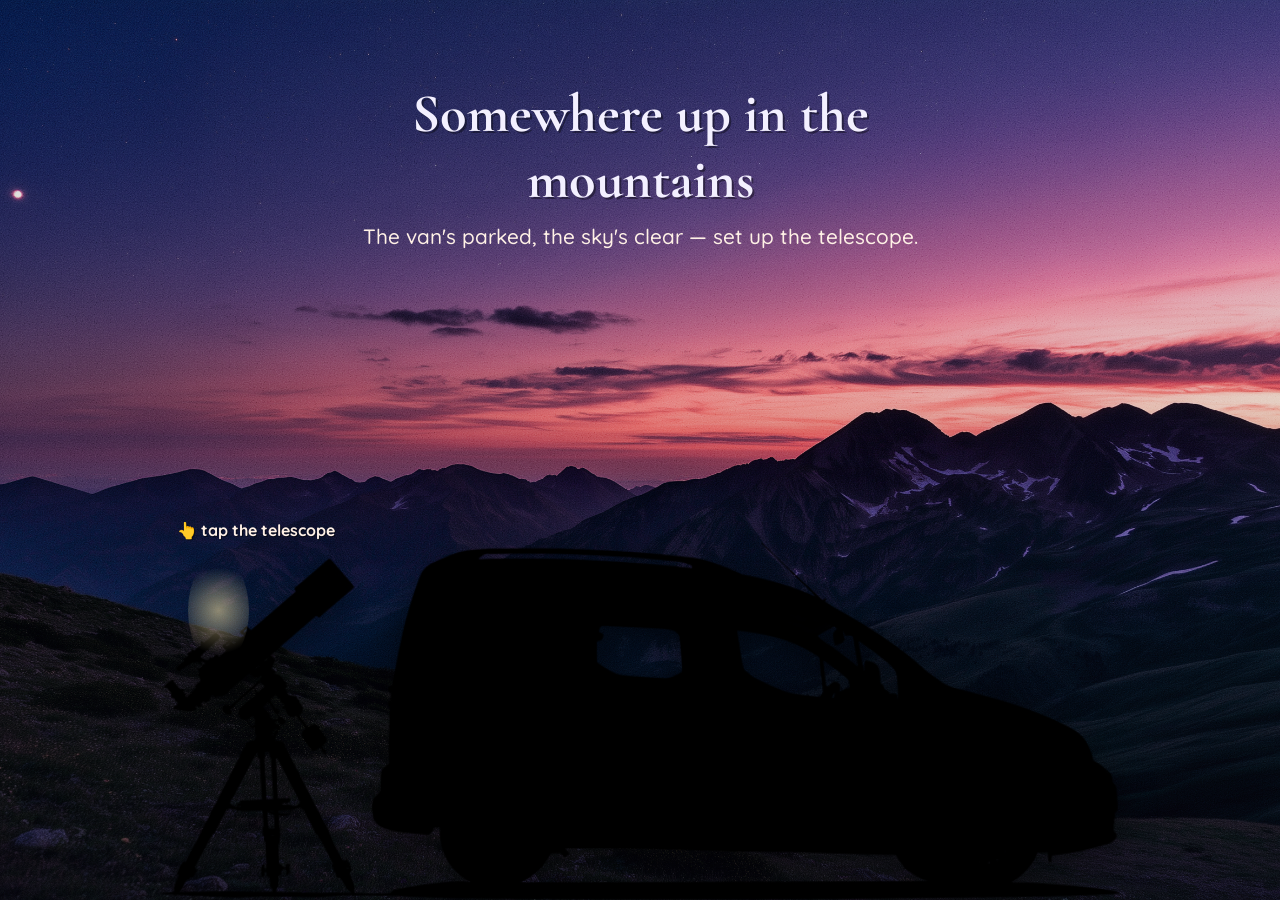
<file: 4th/index.html>
<!doctype html>
<html lang="en">
<head>
<meta charset="UTF-8">
<meta name="viewport" content="width=device-width, initial-scale=1, viewport-fit=cover">
<title>Day 4 — Stargazing Night</title>
<link rel="preconnect" href="https://fonts.googleapis.com">
<link rel="preconnect" href="https://fonts.gstatic.com" crossorigin>
<link href="https://fonts.googleapis.com/css2?family=Cormorant+Garamond:wght@600;700&family=Quicksand:wght@500;700&display=swap" rel="stylesheet">
<style>
  * { box-sizing: border-box; }

  html, body {
    margin: 0;
    padding: 0;
    height: 100%;
    overflow: hidden;
  }

  body {
    font-family: "Quicksand", "Segoe UI", system-ui, sans-serif;
    color: #f3f0ff;
    background: #060714;
  }

  .scene-screen {
    position: fixed;
    inset: 0;
    display: flex;
    align-items: center;
    justify-content: center;
    opacity: 0;
    pointer-events: none;
    transition: opacity 0.5s ease;
  }

  .scene-screen.active {
    opacity: 1;
    pointer-events: auto;
  }

  /* ---------- grain, shared ---------- */
  .grain {
    position: absolute;
    inset: 0;
    opacity: 0.4;
    mix-blend-mode: soft-light;
    pointer-events: none;
    background-image: url("data:image/svg+xml;utf8,<svg xmlns='http://www.w3.org/2000/svg' width='160' height='160'><filter id='n'><feTurbulence type='fractalNoise' baseFrequency='0.85' numOctaves='2' stitchTiles='stitch'/><feColorMatrix type='saturate' values='0'/><feComponentTransfer><feFuncR type='linear' slope='2.4' intercept='-0.7'/><feFuncG type='linear' slope='2.4' intercept='-0.7'/><feFuncB type='linear' slope='2.4' intercept='-0.7'/></feComponentTransfer></filter><rect width='100%25' height='100%25' filter='url(%23n)'/></svg>");
  }

  /* ---------- scene 1: ground ---------- */
  #sceneGround {
    background-image: url("Background.png");
    background-size: cover;
    background-position: center;
    overflow: hidden;
  }

  #sceneGround::before {
    /* gentle darkening toward the bottom so the van/telescope silhouette
       and the caption text both stay readable against the photo */
    content: "";
    position: absolute;
    inset: 0;
    background: linear-gradient(180deg, rgba(10, 8, 25, 0.15) 0%, rgba(10, 8, 25, 0.1) 45%, rgba(6, 5, 16, 0.55) 100%);
  }

  .ground-caption {
    position: absolute;
    top: 9%;
    left: 50%;
    transform: translateX(-50%);
    text-align: center;
    z-index: 2;
  }

  .ground-caption h2 {
    font-family: "Cormorant Garamond", serif;
    font-weight: 700;
    font-size: clamp(2rem, 5vw, 3.4rem);
    margin: 0 0 10px;
    text-shadow: 2px 2px 0 rgba(0, 0, 0, 0.4);
  }

  .ground-caption p {
    font-size: clamp(1rem, 2vw, 1.3rem);
    font-weight: 500;
    margin: 0;
    color: #fff1e6;
  }

  /* van + telescope, parked foreground */
  .campsite {
    position: absolute;
    bottom: 0;
    left: 50%;
    transform: translateX(-50%);
    width: min(92vw, 1000px);
    z-index: 1;
  }

  @media (min-width: 900px) {
    .campsite {
      width: min(75vw, 1400px);
    }
  }

  .campsite img {
    width: 100%;
    height: auto;
    display: block;
    filter: drop-shadow(0 10px 18px rgba(0, 0, 0, 0.5));
  }

  .telescope-hotspot {
    position: absolute;
    left: 0;
    top: 0;
    width: 21%;
    height: 100%;
    cursor: pointer;
    background: transparent;
    border: none;
    padding: 0;
  }

  .telescope-hotspot .scope-glow {
    position: absolute;
    left: 14%;
    top: 4%;
    width: 30%;
    height: 30%;
    border-radius: 50%;
    background: radial-gradient(circle, rgba(255, 233, 168, 0.55), transparent 70%);
    animation: scope-pulse 2.2s ease-in-out infinite;
    pointer-events: none;
  }

  @keyframes scope-pulse {
    0%, 100% { opacity: 0.3; transform: scale(1); }
    50% { opacity: 0.7; transform: scale(1.25); }
  }

  .tap-hint {
    position: absolute;
    left: 10%;
    top: -38px;
    transform: translateX(-50%);
    font-size: 1rem;
    font-weight: 700;
    color: #fff1e6;
    text-shadow: 1px 1px 0 rgba(0, 0, 0, 0.5);
    animation: bob 2s ease-in-out infinite;
    pointer-events: none;
    white-space: nowrap;
  }

  @keyframes bob {
    0%, 100% { transform: translate(-50%, 0); }
    50% { transform: translate(-50%, 6px); }
  }

  /* ---------- scene 2: warp ---------- */
  #sceneWarp {
    background: radial-gradient(ellipse at 50% 50%, #141a3a 0%, #0a0e24 45%, #000 100%);
  }

  #warpCanvas {
    width: 100%;
    height: 100%;
    display: block;
  }

  /* ---------- scene 3: procedural universe ---------- */
  #sceneUniverse {
    background: #03040c;
    overflow: hidden;
  }

  #universeCanvas {
    position: absolute;
    inset: 0;
    width: 100%;
    height: 100%;
    display: block;
    cursor: crosshair;
  }

  .claim-btn {
    position: absolute;
    right: 24px;
    bottom: 24px;
    z-index: 2;
    border: none;
    background: #f3e7bf;
    color: #2a2210;
    font-family: "Quicksand", sans-serif;
    font-weight: 700;
    font-size: 1.2rem;
    padding: 16px 30px;
    border-radius: 999px;
    cursor: pointer;
    box-shadow: 2px 3px 0 rgba(0, 0, 0, 0.35);
    transition: transform 0.15s ease;
  }

  .claim-btn:hover { transform: translateY(-2px); }
  .claim-btn:active { transform: scale(0.96); }

  #sceneUniverse .back-link {
    position: absolute;
    left: 24px;
    top: 24px;
    z-index: 2;
    color: #e6e0ff;
    text-decoration: none;
    font-size: 1rem;
    font-weight: 700;
    border: 1px solid rgba(230, 224, 255, 0.35);
    padding: 10px 22px;
    border-radius: 999px;
  }

  @media (prefers-reduced-motion: reduce) {
    .scope-glow, .tap-hint { animation: none !important; }
  }
</style>
</head>
<body>

  <!-- Scene 1: parked at the campsite, dusk -->
  <div class="scene-screen active" id="sceneGround">
    <div class="ground-caption">
      <h2>Somewhere up in the mountains</h2>
      <p>The van's parked, the sky's clear — set up the telescope.</p>
    </div>

    <div class="campsite">
      <img src="van_cropped.png" alt="Van and telescope parked in the mountains">
      <button id="telescopeHotspot" class="telescope-hotspot" aria-label="Look through the telescope">
        <span class="scope-glow"></span>
      </button>
      <p class="tap-hint">👆 tap the telescope</p>
    </div>

    <div class="grain"></div>
  </div>

  <!-- Scene 2: warp through the stars -->
  <div class="scene-screen" id="sceneWarp">
    <canvas id="warpCanvas"></canvas>
  </div>

  <!-- Scene 3: the procedural universe. Spawn-point text has soft spring
       physics; clicking anywhere sends out a ripple and nudges nearby
       text/planets. Pan by moving the mouse near a screen edge. -->
  <div class="scene-screen" id="sceneUniverse">
    <canvas id="universeCanvas"></canvas>
    <button class="claim-btn" id="bookBtn">✨ Claim ticket</button>
    <a class="back-link" href="../index.html">← Back to calendar</a>
  </div>

<script>
  const sceneGround = document.getElementById("sceneGround");
  const sceneWarp = document.getElementById("sceneWarp");
  const sceneUniverse = document.getElementById("sceneUniverse");
  const telescopeHotspot = document.getElementById("telescopeHotspot");

  function goToScene(from, to) {
    from.classList.remove("active");
    to.classList.add("active");
  }

  function startWarp() {
    goToScene(sceneGround, sceneWarp);
    runWarpAnimation(4200, () => {
      goToScene(sceneWarp, sceneUniverse);
      initUniverse();
    });
  }

  telescopeHotspot.addEventListener("click", startWarp);
  telescopeHotspot.addEventListener("keydown", (e) => {
    if (e.key === "Enter" || e.key === " ") {
      e.preventDefault();
      startWarp();
    }
  });

  // ---- warp-speed starfield flythrough ----
  function runWarpAnimation(durationMs, onDone) {
    const canvas = document.getElementById("warpCanvas");
    const ctx = canvas.getContext("2d");
    const dpr = Math.min(window.devicePixelRatio || 1, 2);

    function resize() {
      canvas.width = window.innerWidth * dpr;
      canvas.height = window.innerHeight * dpr;
      ctx.setTransform(dpr, 0, 0, dpr, 0, 0);
    }
    resize();

    const W = window.innerWidth;
    const H = window.innerHeight;
    const cx = W / 2;
    const cy = H / 2;
    const STAR_COUNT = window.innerWidth < 600 ? 420 : 720;
    const MAX_DEPTH = 1200;

    const stars = [];
    function resetStar(s, randomDepth) {
      s.x = (Math.random() * 2 - 1) * W;
      s.y = (Math.random() * 2 - 1) * H;
      s.z = randomDepth ? Math.random() * MAX_DEPTH : MAX_DEPTH;
      s.pz = s.z;
    }
    for (let i = 0; i < STAR_COUNT; i++) {
      const s = {};
      resetStar(s, true);
      stars.push(s);
    }

    const bg = ctx.createRadialGradient(cx, cy, 0, cx, cy, Math.max(W, H) * 0.7);
    bg.addColorStop(0, "#141a3a");
    bg.addColorStop(0.45, "#0a0e24");
    bg.addColorStop(1, "#020210");
    ctx.fillStyle = bg;
    ctx.fillRect(0, 0, W, H);

    const start = performance.now();
    let rafId;
    let flashAlpha = 0.9;

    function frame(now) {
      const elapsed = now - start;
      const t = Math.min(1, elapsed / durationMs);
      // starts already moving at a lively pace, then builds to a blur —
      // no slow near-motionless ramp-up at the start
      const speed = 14 + Math.pow(t, 1.6) * 44;

      // trail effect instead of hard clear — gentle at first so stars stay
      // visible/dense early on, more aggressive later for streaky blur
      const fadeAlpha = 0.18 + t * 0.22;
      ctx.fillStyle = `rgba(4,4,16,${fadeAlpha})`;
      ctx.fillRect(0, 0, W, H);

      ctx.shadowBlur = 6;
      ctx.shadowColor = "rgba(200,215,255,0.9)";

      for (const s of stars) {
        s.pz = s.z;
        s.z -= speed;
        if (s.z <= 1) {
          resetStar(s, false);
          continue;
        }

        const sx = (s.x / s.z) * 300 + cx;
        const sy = (s.y / s.z) * 300 + cy;
        const px = (s.x / s.pz) * 300 + cx;
        const py = (s.y / s.pz) * 300 + cy;

        if (sx < -50 || sx > W + 50 || sy < -50 || sy > H + 50) continue;

        const depthFactor = 1 - s.z / MAX_DEPTH;
        const size = Math.max(2, depthFactor * 6.5);
        const alpha = Math.min(1, 0.65 + depthFactor * 0.6);

        ctx.strokeStyle = `rgba(255,255,255,${alpha})`;
        ctx.lineWidth = size;
        ctx.beginPath();
        ctx.moveTo(px, py);
        ctx.lineTo(sx, sy);
        ctx.stroke();
      }

      ctx.shadowBlur = 0;

      if (flashAlpha > 0) {
        const flash = ctx.createRadialGradient(cx, cy, 0, cx, cy, Math.max(W, H) * 0.6);
        flash.addColorStop(0, `rgba(255,255,255,${flashAlpha})`);
        flash.addColorStop(1, "rgba(255,255,255,0)");
        ctx.fillStyle = flash;
        ctx.fillRect(0, 0, W, H);
        flashAlpha -= 0.045;
      }

      if (elapsed < durationMs) {
        rafId = requestAnimationFrame(frame);
      } else {
        cancelAnimationFrame(rafId);
        if (onDone) onDone();
      }
    }

    rafId = requestAnimationFrame(frame);

    window.addEventListener("resize", resize);
  }

  // ---- scene 3: procedural universe (step 1 — pan, spawn text, ripples) ----
  let universeStarted = false;

  function initUniverse() {
    if (universeStarted) return;
    universeStarted = true;

    const canvas = document.getElementById("universeCanvas");
    const ctx = canvas.getContext("2d");
    const dpr = Math.min(window.devicePixelRatio || 1, 2);

    function resize() {
      canvas.width = window.innerWidth * dpr;
      canvas.height = window.innerHeight * dpr;
      ctx.setTransform(dpr, 0, 0, dpr, 0, 0);
    }
    resize();
    window.addEventListener("resize", resize);

    // Deterministic PRNG so the starfield is stable across frames/resizes
    // rather than reshuffling — "procedural" but not literally random every tick.
    function seededRandom(seed) {
      let s = seed;
      return function () {
        s = (s * 9301 + 49297) % 233280;
        return s / 233280;
      };
    }
    const rand = seededRandom(1337);

    const WORLD = 2600; // tiling period — the starfield wraps seamlessly over this span
    const STAR_COUNT = 260;
    const stars = [];
    for (let i = 0; i < STAR_COUNT; i++) {
      stars.push({
        x: rand() * WORLD - WORLD / 2,
        y: rand() * WORLD - WORLD / 2,
        r: 0.6 + rand() * 1.4,
        tw: rand() * Math.PI * 2,
      });
    }

    // Spawn-point text, split per word so each has its own soft spring
    // physics: a click nearby nudges it, and it eases back home after.
    // Two groups stacked vertically: the voucher headline (bigger, brighter)
    // and a dimmer, smaller interaction hint underneath.
    const GROUPS = [
      { lines: ["1 Voucher for a lovely", "Stargazing Night"], font: "600 30px Quicksand, sans-serif", lineHeight: 46, alpha: 0.92 },
      { lines: ["Click to mess with the universe"], font: "500 16px Quicksand, sans-serif", lineHeight: 0, alpha: 0.45 },
    ];
    const GROUP_GAP = 36;
    const words = [];
    let groupTop = 0;
    GROUPS.forEach((group) => {
      ctx.font = group.font;
      const groupHeight = (group.lines.length - 1) * group.lineHeight;
      const groupStartY = groupTop - groupHeight / 2;
      group.lines.forEach((line, li) => {
        const parts = line.split(" ");
        const widths = parts.map((p) => ctx.measureText(p + " ").width);
        const totalWidth = widths.reduce((a, b) => a + b, 0);
        let cursor = -totalWidth / 2;
        const y = groupStartY + li * group.lineHeight;
        parts.forEach((p, i) => {
          const w = widths[i];
          const homeX = cursor + w / 2;
          cursor += w;
          words.push({ text: p, homeX, homeY: y, x: homeX, y, vx: 0, vy: 0, font: group.font, alpha: group.alpha });
        });
      });
      groupTop += groupHeight + GROUP_GAP;
    });
    // re-center the whole block vertically now that total height is known
    const blockHeight = groupTop - GROUP_GAP;
    words.forEach((w) => {
      w.homeY -= blockHeight / 2;
      w.y = w.homeY;
    });

    // ---- solar systems: a star + a handful of orbiting planets, each
    // trailing a fading tail. One system for now, placed near the spawn
    // point so it's easy to find and iterate on; scattering many across
    // the universe comes next once this one feels right.
    const TRAIL_LENGTH = 22;
    const PLANET_PALETTE = ["#cdd6ff", "#ffd9b3", "#c9f0d8", "#f0c9d8", "#e3dcc9"];
    const ORBIT_FLATTEN = 0.8; // closer to circular, just a slight angle-on tilt
    // muted/pastel star tones (never neon) — the whole system's trails pick
    // up this same color so each system reads as one coherent little scene
    const STAR_COLORS = [
      { core: "#fff8e6", rgb: "255,248,230" }, // white
      { core: "#bdeccb", rgb: "189,236,203" }, // green
      { core: "#bcd8ff", rgb: "188,216,255" }, // blue
      { core: "#ffb6a8", rgb: "255,182,168" }, // red
    ];

    function makeSolarSystem(x, y, rnd) {
      const planetCount = 2 + Math.floor(rnd() * 4); // 2-5 planets
      const starColor = STAR_COLORS[Math.floor(rnd() * STAR_COLORS.length)];
      const planets = [];
      let orbitRadius = 32;
      for (let i = 0; i < planetCount; i++) {
        orbitRadius += 20 + rnd() * 26; // random spacing between orbits
        planets.push({
          orbitRadius,
          angle: rnd() * Math.PI * 2,
          angularSpeed: (0.0022 + rnd() * 0.003) * (60 / orbitRadius) * 6,
          size: 2.2 + rnd() * 3,
          color: PLANET_PALETTE[Math.floor(rnd() * PLANET_PALETTE.length)],
          trail: [],
        });
      }
      return {
        x,
        y,
        starSize: 5 + rnd() * 3,
        starColor,
        planets,
      };
    }

    const solarSystems = [];

    function updateAndDrawSolarSystems(cx, cy) {
      solarSystems.forEach((sys) => {
        const starSx = cx + (sys.x - camera.x);
        const starSy = cy + (sys.y - camera.y);
        if (starSx < -200 || starSx > window.innerWidth + 200 || starSy < -200 || starSy > window.innerHeight + 200) {
          return; // whole system off-screen, skip (still advances orbits below)
        }

        // soft star glow
        const glow = ctx.createRadialGradient(starSx, starSy, 0, starSx, starSy, sys.starSize * 5);
        glow.addColorStop(0, `rgba(${sys.starColor.rgb},0.9)`);
        glow.addColorStop(1, `rgba(${sys.starColor.rgb},0)`);
        ctx.fillStyle = glow;
        ctx.beginPath();
        ctx.arc(starSx, starSy, sys.starSize * 5, 0, Math.PI * 2);
        ctx.fill();
        ctx.fillStyle = sys.starColor.core;
        ctx.beginPath();
        ctx.arc(starSx, starSy, sys.starSize, 0, Math.PI * 2);
        ctx.fill();

        sys.planets.forEach((p) => {
          let wx, wy;

          if (p.ejected) {
            // simple free drift: velocity + light damping, no collisions
            p.vx *= 0.997;
            p.vy *= 0.997;
            p.x += p.vx;
            p.y += p.vy;
            wx = p.x;
            wy = p.y;
          } else {
            // faint static orbit guide — only while still actually orbiting
            ctx.strokeStyle = "rgba(255,255,255,0.07)";
            ctx.lineWidth = 1;
            ctx.beginPath();
            ctx.ellipse(starSx, starSy, p.orbitRadius, p.orbitRadius * ORBIT_FLATTEN, 0, 0, Math.PI * 2);
            ctx.stroke();

            p.angle += p.angularSpeed;
            wx = sys.x + Math.cos(p.angle) * p.orbitRadius;
            wy = sys.y + Math.sin(p.angle) * p.orbitRadius * ORBIT_FLATTEN;
          }

          p.trail.push({ x: wx, y: wy });
          if (p.trail.length > TRAIL_LENGTH) p.trail.shift();

          // fading line along the trail, in the system's star color
          ctx.lineCap = "round";
          for (let i = 1; i < p.trail.length; i++) {
            const t = i / p.trail.length;
            const prev = p.trail[i - 1];
            const cur = p.trail[i];
            const sx1 = cx + (prev.x - camera.x);
            const sy1 = cy + (prev.y - camera.y);
            const sx2 = cx + (cur.x - camera.x);
            const sy2 = cy + (cur.y - camera.y);
            ctx.strokeStyle = `rgba(${sys.starColor.rgb},${(t * 0.55).toFixed(3)})`;
            ctx.lineWidth = Math.max(0.6, p.size * 0.5 * t);
            ctx.beginPath();
            ctx.moveTo(sx1, sy1);
            ctx.lineTo(sx2, sy2);
            ctx.stroke();
          }

          const psx = cx + (wx - camera.x);
          const psy = cy + (wy - camera.y);
          ctx.fillStyle = p.color;
          ctx.beginPath();
          ctx.arc(psx, psy, p.size, 0, Math.PI * 2);
          ctx.fill();
        });
      });
    }

    // ---- gas clouds: soft, irregular (not circular) translucent shapes,
    // each its own random hue. Click one to dissipate it for good.
    function smoothBlobPath(points) {
      const n = points.length;
      const mid = (a, b) => ({ x: (a.x + b.x) / 2, y: (a.y + b.y) / 2 });
      const m0 = mid(points[n - 1], points[0]);
      ctx.beginPath();
      ctx.moveTo(m0.x, m0.y);
      for (let i = 0; i < n; i++) {
        const p = points[i];
        const next = points[(i + 1) % n];
        const m = mid(p, next);
        ctx.quadraticCurveTo(p.x, p.y, m.x, m.y);
      }
      ctx.closePath();
    }

    function makeGasCloud(x, y, rnd) {
      const layerCount = 2 + Math.floor(rnd() * 2); // 2-3 overlapping irregular shapes
      const layers = [];
      for (let L = 0; L < layerCount; L++) {
        const n = 7 + Math.floor(rnd() * 3); // 7-9 points around the shape
        const baseR = 120 + rnd() * 110;
        const points = [];
        for (let i = 0; i < n; i++) {
          const angle = (i / n) * Math.PI * 2;
          const r = baseR * (0.55 + rnd() * 0.55);
          points.push({ x: Math.cos(angle) * r, y: Math.sin(angle) * r * 0.75 });
        }
        layers.push({ offsetX: (rnd() - 0.5) * 120, offsetY: (rnd() - 0.5) * 80, points });
      }
      const driftAngle = rnd() * Math.PI * 2;
      const driftSpeed = 0.08 + rnd() * 0.14; // slow — it's a huge nebula, not a thrown object
      return {
        x,
        y,
        vx: Math.cos(driftAngle) * driftSpeed,
        vy: Math.sin(driftAngle) * driftSpeed,
        hue: Math.floor(rnd() * 360),
        phase: rnd() * Math.PI * 2,
        layers,
        dissipating: false,
        dissipateStart: 0,
      };
    }

    const gasClouds = [];

    function drawGasClouds(now, cx, cy) {
      for (let ci = gasClouds.length - 1; ci >= 0; ci--) {
        const cloud = gasClouds[ci];
        // drifts continuously, even while off-screen, so it's never static
        cloud.x += cloud.vx;
        cloud.y += cloud.vy;

        const sx = cx + (cloud.x - camera.x);
        const sy = cy + (cloud.y - camera.y);
        if (sx < -500 || sx > window.innerWidth + 500 || sy < -500 || sy > window.innerHeight + 500) continue;

        let alphaMul = 1;
        let scaleMul = 1;
        if (cloud.dissipating) {
          const age = (now - cloud.dissipateStart) / 1000;
          const duration = 2.5;
          if (age > duration) {
            gasClouds.splice(ci, 1);
            continue;
          }
          alphaMul = 1 - age / duration;
          scaleMul = 1 + (1 - alphaMul) * 0.45; // drifts apart slightly as it fades
        }

        const breathe = 0.5 + 0.5 * Math.sin(now / 5000 + cloud.phase);
        const baseAlpha = (0.09 + breathe * 0.05) * alphaMul;

        ctx.save();
        ctx.filter = "blur(22px)";
        cloud.layers.forEach((layer) => {
          const lx = sx + layer.offsetX * scaleMul;
          const ly = sy + layer.offsetY * scaleMul;
          const pts = layer.points.map((p) => ({ x: lx + p.x * scaleMul, y: ly + p.y * scaleMul }));
          smoothBlobPath(pts);
          ctx.fillStyle = `hsla(${cloud.hue}, 50%, 75%, ${baseAlpha.toFixed(3)})`;
          ctx.fill();
        });
        ctx.restore();
      }
    }

    // ---- pulsars: a star with two beams sweeping from its poles,
    // continuously rotating (like a lighthouse), rather than timed pulses.
    // Click one to flare its beams brighter/wider for a moment.
    function makePulsar(x, y, rnd) {
      return {
        x,
        y,
        size: 3 + rnd() * 1.5,
        hue: Math.floor(rnd() * 360),
        beamAngle: rnd() * Math.PI * 2,
        beamSpeed: (0.012 + rnd() * 0.01) * (rnd() < 0.5 ? 1 : -1),
        beamLength: 220 + rnd() * 140,
        flare: 0, // 0..1, boosted by a click and decays back down
      };
    }

    const pulsars = [];

    function updateAndDrawPulsars(now, cx, cy) {
      pulsars.forEach((pulsar) => {
        const sx = cx + (pulsar.x - camera.x);
        const sy = cy + (pulsar.y - camera.y);
        if (sx < -400 || sx > window.innerWidth + 400 || sy < -400 || sy > window.innerHeight + 400) return;

        pulsar.beamAngle += pulsar.beamSpeed;
        pulsar.flare *= 0.965;

        const lengthMul = 1 + pulsar.flare * 0.7;
        const alphaMul = 1 + pulsar.flare * 1.3;
        const widthMul = 1 + pulsar.flare * 0.9;
        const length = pulsar.beamLength * lengthMul;

        [0, Math.PI].forEach((offset) => {
          ctx.save();
          ctx.translate(sx, sy);
          ctx.rotate(pulsar.beamAngle + offset);

          const grad = ctx.createLinearGradient(0, 0, length, 0);
          grad.addColorStop(0, `hsla(${pulsar.hue}, 70%, 78%, ${(0.55 * alphaMul).toFixed(3)})`);
          grad.addColorStop(1, `hsla(${pulsar.hue}, 70%, 78%, 0)`);
          ctx.fillStyle = grad;

          const w0 = 3 * widthMul;
          const w1 = 20 * widthMul;
          ctx.beginPath();
          ctx.moveTo(0, -w0);
          ctx.lineTo(length, -w1);
          ctx.lineTo(length, w1);
          ctx.lineTo(0, w0);
          ctx.closePath();
          ctx.fill();
          ctx.restore();
        });

        ctx.fillStyle = `hsla(${pulsar.hue}, 70%, 85%, ${(0.85 + pulsar.flare * 0.15).toFixed(3)})`;
        ctx.beginPath();
        ctx.arc(sx, sy, pulsar.size * (1 + pulsar.flare * 0.6), 0, Math.PI * 2);
        ctx.fill();
      });
    }

    // ---- scatter solar systems / gas clouds / pulsars across the universe.
    // Freshly randomized every page load (not the stable seeded PRNG the
    // starfield uses) — both *where* things land and *which type* goes in
    // each spot. Rejection-sampled spacing keeps them from clumping, and
    // everything stays clear of the spawn-point text at the origin.
    const objRand = seededRandom(Math.floor(Math.random() * 1e9));
    const OBJECT_COUNT = 70 + Math.floor(objRand() * 30); // 70-99 objects total
    const MIN_SEPARATION = 520;
    const SPAWN_EXCLUSION = 480;
    const SCATTER_RADIUS = 4600;

    function findScatterPosition(existing, rnd) {
      for (let attempt = 0; attempt < 80; attempt++) {
        const x = (rnd() - 0.5) * SCATTER_RADIUS * 2;
        const y = (rnd() - 0.5) * SCATTER_RADIUS * 2;
        if (Math.hypot(x, y) < SPAWN_EXCLUSION) continue;
        let ok = true;
        for (const p of existing) {
          if (Math.hypot(x - p.x, y - p.y) < MIN_SEPARATION) {
            ok = false;
            break;
          }
        }
        if (ok) return { x, y };
      }
      return null; // couldn't find a clear spot after 40 tries — just skip this one
    }

    const placedPositions = [];
    for (let i = 0; i < OBJECT_COUNT; i++) {
      const pos = findScatterPosition(placedPositions, objRand);
      if (!pos) continue;
      placedPositions.push(pos);

      const typeRoll = objRand();
      if (typeRoll < 0.45) {
        solarSystems.push(makeSolarSystem(pos.x, pos.y, objRand));
      } else if (typeRoll < 0.8) {
        gasClouds.push(makeGasCloud(pos.x, pos.y, objRand));
      } else {
        pulsars.push(makePulsar(pos.x, pos.y, objRand));
      }
    }

    const camera = { x: 0, y: 0 };
    const mouse = { x: window.innerWidth / 2, y: window.innerHeight / 2, active: false };

    canvas.addEventListener("mousemove", (e) => {
      const rect = canvas.getBoundingClientRect();
      mouse.x = e.clientX - rect.left;
      mouse.y = e.clientY - rect.top;
      mouse.active = true;
    });
    canvas.addEventListener("mouseleave", () => {
      mouse.active = false;
    });

    const ripples = [];

    canvas.addEventListener("click", (e) => {
      const rect = canvas.getBoundingClientRect();
      const screenX = e.clientX - rect.left;
      const screenY = e.clientY - rect.top;
      const worldX = screenX - window.innerWidth / 2 + camera.x;
      const worldY = screenY - window.innerHeight / 2 + camera.y;

      ripples.push({ x: worldX, y: worldY, start: performance.now() });

      const INFLUENCE = 260;
      words.forEach((w) => {
        const dx = w.x - worldX;
        const dy = w.y - worldY;
        const dist = Math.hypot(dx, dy) || 1;
        if (dist < INFLUENCE) {
          const strength = (1 - dist / INFLUENCE) * 5.5;
          w.vx += (dx / dist) * strength;
          w.vy += (dy / dist) * strength;
        }
      });

      // eject any nearby planet out of its orbit — a click kicks it into
      // simple free drift (velocity + light damping, no collisions)
      const PLANET_INFLUENCE = 170;
      const PLANET_KICK = 6.5;
      solarSystems.forEach((sys) => {
        sys.planets.forEach((p) => {
          const pwx = p.ejected ? p.x : sys.x + Math.cos(p.angle) * p.orbitRadius;
          const pwy = p.ejected ? p.y : sys.y + Math.sin(p.angle) * p.orbitRadius * ORBIT_FLATTEN;
          const dx = pwx - worldX;
          const dy = pwy - worldY;
          const dist = Math.hypot(dx, dy) || 1;
          if (dist < PLANET_INFLUENCE) {
            if (!p.ejected) {
              p.ejected = true;
              p.x = pwx;
              p.y = pwy;
              p.vx = 0;
              p.vy = 0;
            }
            const strength = (1 - dist / PLANET_INFLUENCE) * PLANET_KICK;
            p.vx += (dx / dist) * strength;
            p.vy += (dy / dist) * strength;
          }
        });
      });

      // click a pulsar to flare its beams brighter/wider/longer for a moment
      const PULSAR_INFLUENCE = 200;
      pulsars.forEach((pulsar) => {
        const dx = pulsar.x - worldX;
        const dy = pulsar.y - worldY;
        const dist = Math.hypot(dx, dy) || 1;
        if (dist < PULSAR_INFLUENCE) {
          pulsar.flare = Math.min(1, pulsar.flare + 0.85);
        }
      });

      // click a gas cloud to make it dissipate for good
      const GAS_INFLUENCE = 260;
      gasClouds.forEach((cloud) => {
        if (cloud.dissipating) return;
        const dx = cloud.x - worldX;
        const dy = cloud.y - worldY;
        const dist = Math.hypot(dx, dy) || 1;
        if (dist < GAS_INFLUENCE) {
          cloud.dissipating = true;
          cloud.dissipateStart = performance.now();
        }
      });
    });

    const MAX_PAN_SPEED = 7.5;
    const PAN_THRESHOLD = 0.55; // start panning once this far from center, toward any edge (incl. corners/diagonals)

    function edgeFalloff(n) {
      const a = Math.abs(n);
      if (a < PAN_THRESHOLD) return 0;
      const t = (a - PAN_THRESHOLD) / (1 - PAN_THRESHOLD);
      return Math.sign(n) * t * t;
    }

    function updateCamera() {
      if (!mouse.active) return;
      // normalized position from screen center, -1..1 on each axis — this
      // makes panning radial/omnidirectional (corners and diagonals work
      // the same as the four cardinal edges) rather than four separate
      // edge-strip hotzones.
      const nx = (mouse.x - window.innerWidth / 2) / (window.innerWidth / 2);
      const ny = (mouse.y - window.innerHeight / 2) / (window.innerHeight / 2);
      camera.x += edgeFalloff(nx) * MAX_PAN_SPEED;
      camera.y += edgeFalloff(ny) * MAX_PAN_SPEED;
    }

    function wrapCoord(v, period) {
      let r = v % period;
      if (r < -period / 2) r += period;
      if (r > period / 2) r -= period;
      return r;
    }

    function draw(now) {
      updateCamera();

      const W = window.innerWidth;
      const H = window.innerHeight;
      const cx = W / 2;
      const cy = H / 2;

      ctx.fillStyle = "#03040c";
      ctx.fillRect(0, 0, W, H);

      drawGasClouds(now, cx, cy);

      stars.forEach((s) => {
        const sx = cx + wrapCoord(s.x - camera.x, WORLD);
        const sy = cy + wrapCoord(s.y - camera.y, WORLD);
        if (sx < -10 || sx > W + 10 || sy < -10 || sy > H + 10) return;
        const twinkle = 0.55 + 0.45 * Math.sin(now / 900 + s.tw);
        ctx.fillStyle = `rgba(255,255,255,${(0.35 * twinkle + 0.25).toFixed(3)})`;
        ctx.beginPath();
        ctx.arc(sx, sy, s.r, 0, Math.PI * 2);
        ctx.fill();
      });

      updateAndDrawSolarSystems(cx, cy);
      updateAndDrawPulsars(now, cx, cy);

      for (let i = ripples.length - 1; i >= 0; i--) {
        const r = ripples[i];
        const age = (now - r.start) / 1000;
        const duration = 1.4;
        if (age > duration) {
          ripples.splice(i, 1);
          continue;
        }
        const t = Math.max(0, age / duration);
        const radius = 10 + t * 150;
        const alpha = (1 - t) * 0.35;
        const sx = cx + (r.x - camera.x);
        const sy = cy + (r.y - camera.y);
        ctx.strokeStyle = `rgba(255,255,255,${alpha.toFixed(3)})`;
        ctx.lineWidth = 1.2;
        ctx.beginPath();
        ctx.arc(sx, sy, radius, 0, Math.PI * 2);
        ctx.stroke();
        const radius2 = Math.max(0, radius - 24);
        ctx.strokeStyle = `rgba(255,255,255,${(alpha * 0.6).toFixed(3)})`;
        ctx.beginPath();
        ctx.arc(sx, sy, radius2, 0, Math.PI * 2);
        ctx.stroke();
      }

      ctx.textAlign = "center";
      ctx.textBaseline = "middle";
      const springK = 0.02;
      const damping = 0.9;
      words.forEach((w) => {
        w.vx += (w.homeX - w.x) * springK;
        w.vy += (w.homeY - w.y) * springK;
        w.vx *= damping;
        w.vy *= damping;
        w.x += w.vx;
        w.y += w.vy;

        const sx = cx + (w.x - camera.x);
        const sy = cy + (w.y - camera.y);
        ctx.font = w.font;
        ctx.fillStyle = `rgba(240,240,255,${w.alpha})`;
        ctx.fillText(w.text, sx, sy);
      });

      requestAnimationFrame(draw);
    }

    requestAnimationFrame(draw);
  }

  // ---- book the night: downloadable ticket ----
  document.getElementById("bookBtn").addEventListener("click", () => {
    const canvas = document.createElement("canvas");
    const W = 1000, H = 560;
    canvas.width = W;
    canvas.height = H;
    const ctx = canvas.getContext("2d");

    const bg = ctx.createLinearGradient(0, 0, 0, H);
    bg.addColorStop(0, "#0a0e24");
    bg.addColorStop(1, "#1b1438");
    ctx.fillStyle = bg;
    ctx.fillRect(0, 0, W, H);

    for (let i = 0; i < 70; i++) {
      ctx.fillStyle = `rgba(255,255,255,${Math.random() * 0.7 + 0.2})`;
      const r = Math.random() * 1.4 + 0.3;
      ctx.beginPath();
      ctx.arc(Math.random() * W, Math.random() * (H - 120), r, 0, Math.PI * 2);
      ctx.fill();
    }

    ctx.strokeStyle = "rgba(255,255,255,0.5)";
    ctx.setLineDash([14, 10]);
    ctx.lineWidth = 3;
    ctx.strokeRect(20, 20, W - 40, H - 40);
    ctx.setLineDash([]);

    ctx.textAlign = "center";
    ctx.fillStyle = "#f3e7bf";
    ctx.font = "700 30px 'Quicksand', sans-serif";
    ctx.fillText("✨ STARGAZING NIGHT ✨", W / 2, 90);

    ctx.font = "110px sans-serif";
    ctx.fillStyle = "#fff";
    ctx.fillText("🔭", W / 2, 230);

    ctx.font = "700 42px 'Quicksand', sans-serif";
    ctx.fillStyle = "#ffffff";
    ctx.fillText("Admit One — No Phones Allowed", W / 2, 300);

    ctx.font = "600 22px 'Quicksand', sans-serif";
    ctx.fillStyle = "rgba(255,255,255,0.85)";
    ctx.fillText("One clear night, one blanket, however many stars we get", W / 2, 345);

    ctx.textAlign = "left";
    ctx.font = "600 18px 'Quicksand', sans-serif";
    ctx.fillStyle = "rgba(255,255,255,0.7)";
    ctx.fillText("🌙  Redeemable on the next clear sky", 40, H - 40);

    const link = document.createElement("a");
    link.download = "stargazing-night-ticket.png";
    link.href = canvas.toDataURL("image/png");
    link.click();
  });
</script>
</body>
</html>
</file>
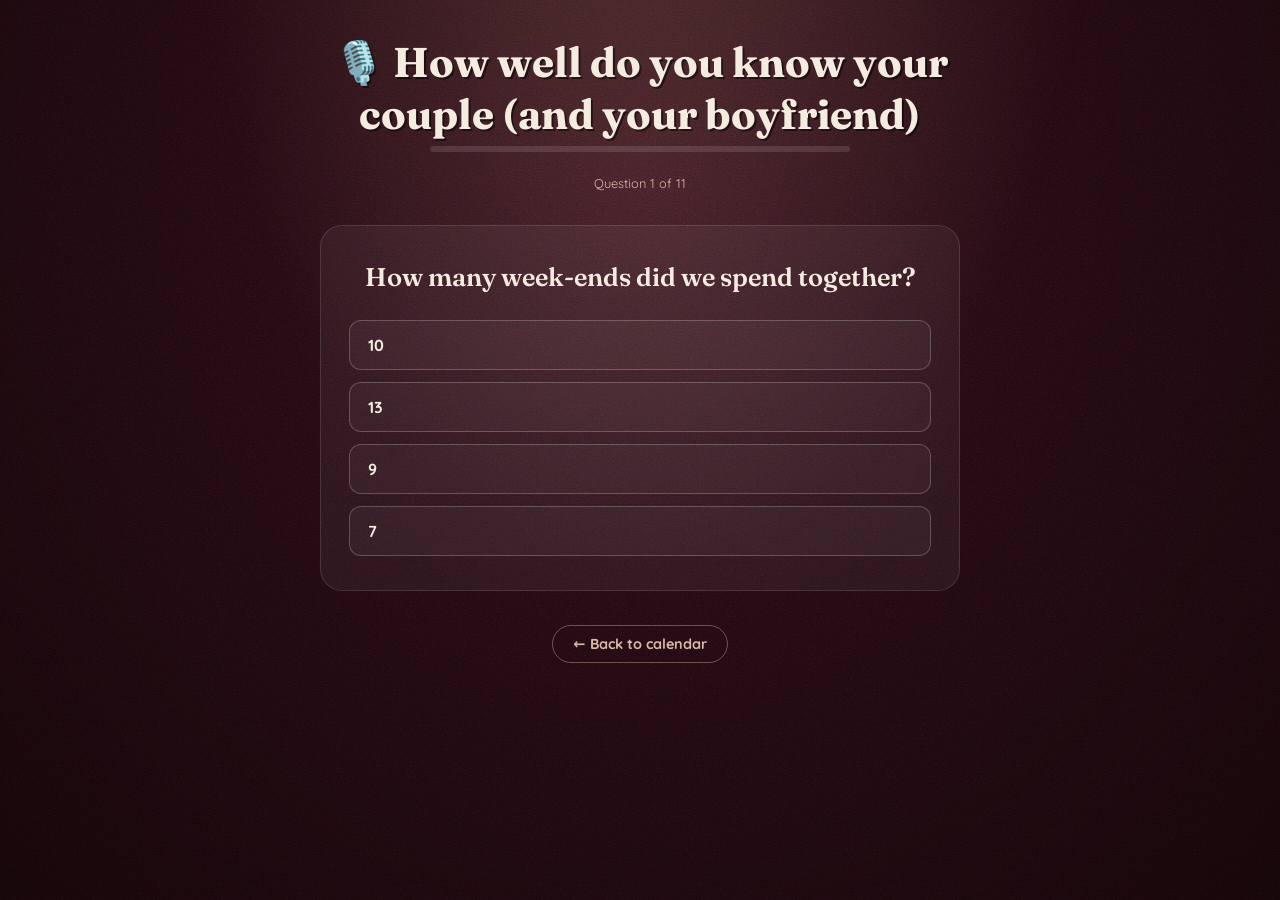
<file: 5th/index.html>
<!doctype html>
<html lang="en">
<head>
<meta charset="UTF-8">
<meta name="viewport" content="width=device-width, initial-scale=1, viewport-fit=cover">
<title>Day 5 — How Well Do You Know Us?</title>
<link rel="preconnect" href="https://fonts.googleapis.com">
<link rel="preconnect" href="https://fonts.gstatic.com" crossorigin>
<link href="https://fonts.googleapis.com/css2?family=Fraunces:wght@600;700&family=Quicksand:wght@500;700&display=swap" rel="stylesheet">
<style>
  * { box-sizing: border-box; }

  html, body {
    margin: 0;
    padding: 0;
    min-height: 100%;
  }

  body {
    min-height: 100vh;
    font-family: "Quicksand", "Segoe UI", system-ui, sans-serif;
    color: #f5ece0;
    background: radial-gradient(ellipse at 50% 20%, #3a1420 0%, #220a12 45%, #140609 100%);
    display: flex;
    flex-direction: column;
    align-items: center;
    padding: 36px 20px 50px;
    position: relative;
    overflow-x: hidden;
  }

  /* film grain, consistent with the other days */
  body::before {
    content: "";
    position: fixed;
    inset: 0;
    z-index: 0;
    pointer-events: none;
    opacity: 0.4;
    mix-blend-mode: soft-light;
    background-image: url("data:image/svg+xml;utf8,<svg xmlns='http://www.w3.org/2000/svg' width='160' height='160'><filter id='n'><feTurbulence type='fractalNoise' baseFrequency='0.85' numOctaves='2' stitchTiles='stitch'/><feColorMatrix type='saturate' values='0'/><feComponentTransfer><feFuncR type='linear' slope='2.4' intercept='-0.7'/><feFuncG type='linear' slope='2.4' intercept='-0.7'/><feFuncB type='linear' slope='2.4' intercept='-0.7'/></feComponentTransfer></filter><rect width='100%25' height='100%25' filter='url(%23n)'/></svg>");
  }

  .spotlight {
    position: fixed;
    top: -20%;
    left: 50%;
    transform: translateX(-50%);
    width: 1100px;
    height: 900px;
    background: radial-gradient(ellipse at 50% 0%, rgba(255, 224, 160, 0.14), transparent 60%);
    pointer-events: none;
    z-index: 0;
  }

  .stage {
    position: relative;
    z-index: 1;
    width: 100%;
    max-width: 640px;
    display: flex;
    flex-direction: column;
    align-items: center;
  }

  h2 {
    font-family: "Fraunces", serif;
    font-weight: 700;
    font-size: clamp(1.8rem, 5vw, 2.6rem);
    margin: 0 0 6px;
    text-align: center;
    text-shadow: 2px 2px 0 rgba(0, 0, 0, 0.5);
  }

  /* ---- progress ---- */
  .progress-track {
    width: 100%;
    max-width: 420px;
    height: 6px;
    background: rgba(255, 255, 255, 0.12);
    border-radius: 999px;
    overflow: hidden;
    margin-bottom: 10px;
  }

  .progress-fill {
    height: 100%;
    background: #f0c419;
    border-radius: 999px;
    transition: width 0.4s ease;
    width: 0%;
  }

  .progress-label {
    font-size: 0.8rem;
    color: #d9b8a8;
    margin-bottom: 34px;
  }

  /* ---- question card ---- */
  .quiz-card {
    width: 100%;
    background: rgba(255, 255, 255, 0.05);
    border: 1px solid rgba(255, 255, 255, 0.12);
    border-radius: 22px;
    padding: 34px 28px;
    text-align: center;
  }

  .quiz-prompt {
    font-family: "Fraunces", serif;
    font-weight: 600;
    font-size: clamp(1.25rem, 3.2vw, 1.6rem);
    margin: 0 0 26px;
    line-height: 1.35;
  }

  .mc-options {
    display: flex;
    flex-direction: column;
    gap: 12px;
  }

  .mc-option {
    border: 1px solid rgba(255, 255, 255, 0.22);
    background: rgba(255, 255, 255, 0.04);
    color: #f5ece0;
    font-family: "Quicksand", sans-serif;
    font-weight: 700;
    font-size: 1rem;
    padding: 14px 18px;
    border-radius: 12px;
    cursor: pointer;
    text-align: left;
    transition: background 0.15s ease, border-color 0.15s ease, transform 0.1s ease;
  }

  .mc-option:hover:not(:disabled) {
    background: rgba(255, 255, 255, 0.1);
    border-color: #f0c419;
  }

  .mc-option:active:not(:disabled) {
    transform: scale(0.98);
  }

  .mc-option.correct {
    background: rgba(79, 168, 109, 0.3);
    border-color: #4fa86d;
  }

  .mc-option.incorrect {
    background: rgba(196, 69, 60, 0.3);
    border-color: #c4453c;
  }

  .mc-option:disabled {
    cursor: default;
  }

  .text-answer {
    display: flex;
    flex-direction: column;
    gap: 14px;
  }

  .text-answer input {
    border: 1px solid rgba(255, 255, 255, 0.25);
    background: rgba(255, 255, 255, 0.06);
    color: #f5ece0;
    font-family: "Quicksand", sans-serif;
    font-size: 1.05rem;
    padding: 14px 16px;
    border-radius: 12px;
    text-align: center;
  }

  .text-answer input:focus {
    outline: none;
    border-color: #f0c419;
  }

  .submit-btn {
    border: none;
    background: #f0c419;
    color: #2a2210;
    font-family: "Quicksand", sans-serif;
    font-weight: 700;
    font-size: 1rem;
    padding: 13px 20px;
    border-radius: 999px;
    cursor: pointer;
    box-shadow: 2px 3px 0 rgba(0, 0, 0, 0.3);
    transition: transform 0.15s ease;
  }

  .submit-btn:hover { transform: translateY(-2px); }
  .submit-btn:active { transform: scale(0.96); }
  .submit-btn:disabled { opacity: 0.5; cursor: default; transform: none; }

  .feedback-note {
    margin-top: 18px;
    font-size: 0.9rem;
    min-height: 1.3em;
  }

  .feedback-note.correct { color: #7fd79a; }
  .feedback-note.incorrect { color: #e8928a; }

  .next-btn {
    margin-top: 22px;
    border: 1px solid rgba(255, 255, 255, 0.3);
    background: transparent;
    color: #f5ece0;
    font-family: "Quicksand", sans-serif;
    font-weight: 700;
    font-size: 0.95rem;
    padding: 10px 24px;
    border-radius: 999px;
    cursor: pointer;
  }

  /* ---- end screens ---- */
  .end-card {
    width: 100%;
    text-align: center;
  }

  .end-icon {
    font-size: 4.5rem;
    margin-bottom: 10px;
  }

  .end-icon.win {
    animation:
      popBounce 0.7s cubic-bezier(.34, 1.6, .64, 1) both,
      floatForever 2.4s ease-in-out 0.7s infinite;
  }

  .end-icon.lose {
    animation:
      popBounce 0.7s cubic-bezier(.34, 1.6, .64, 1) both,
      sadWobble 2.8s ease-in-out 0.7s infinite;
  }

  @keyframes popBounce {
    0%   { transform: scale(0) rotate(-20deg); }
    55%  { transform: scale(1.35) rotate(10deg); }
    75%  { transform: scale(0.9) rotate(-4deg); }
    100% { transform: scale(1) rotate(0deg); }
  }

  @keyframes floatForever {
    0%, 100% { transform: translateY(0) rotate(-4deg); }
    50%      { transform: translateY(-16px) rotate(4deg); }
  }

  @keyframes sadWobble {
    0%, 100% { transform: rotate(-7deg) translateY(0); }
    50%      { transform: rotate(7deg) translateY(8px); }
  }

  .end-score {
    font-size: 1.05rem;
    color: #d9b8a8;
    margin-bottom: 26px;
  }

  .rain-container {
    position: fixed;
    inset: 0;
    overflow: hidden;
    pointer-events: none;
    z-index: 5;
  }

  .rain-item {
    position: absolute;
    top: -10vh;
    animation-name: fall, sway;
    animation-timing-function: linear, ease-in-out;
    animation-iteration-count: 1, infinite;
    filter: drop-shadow(0 2px 3px rgba(0, 0, 0, 0.35));
    will-change: transform;
  }

  @keyframes fall {
    from { transform: translateY(0) rotate(0deg); }
    to   { transform: translateY(125vh) rotate(var(--rot)); }
  }

  @keyframes sway {
    0%, 100% { margin-left: -14px; }
    50%      { margin-left: 14px; }
  }

  .retry-btn {
    margin-top: 16px;
    border: 1px solid rgba(255, 255, 255, 0.3);
    background: transparent;
    color: #f5ece0;
    font-family: "Quicksand", sans-serif;
    font-weight: 700;
    font-size: 0.95rem;
    padding: 11px 24px;
    border-radius: 999px;
    cursor: pointer;
    display: block;
    margin-left: auto;
    margin-right: auto;
  }

  .back-link {
    position: relative;
    z-index: 1;
    display: inline-block;
    margin-top: 34px;
    color: #d9b8a8;
    text-decoration: none;
    font-size: 0.9rem;
    font-weight: 700;
    border: 1px solid rgba(217, 184, 168, 0.4);
    padding: 9px 20px;
    border-radius: 999px;
  }

  [hidden] { display: none !important; }
</style>
</head>
<body>
  <div class="spotlight"></div>

  <div class="stage">
    <h2>🎙️ How well do you know your couple (and your boyfriend)</h2>

    <div class="progress-track"><div class="progress-fill" id="progressFill"></div></div>
    <p class="progress-label" id="progressLabel"></p>

    <div class="quiz-card" id="quizCard"></div>

    <div class="end-card" id="endCard" hidden></div>
  </div>

  <a class="back-link" href="../index.html">← Back to calendar</a>

<script>
  const QUESTIONS = [
    {
      type: "mc",
      prompt: "How many week-ends did we spend together?",
      options: ["13", "10", "9", "7"],
      feedback: ["It's all numbers anyway", "It's all numbers anyway", "Wow color me impressed", "It's all numbers anyway"],
      correctIndex: 2,
    },
    {
      type: "text",
      prompt: "What day did we meet each other? (DD/MM/YYYY)",
      accepted: ["23/02/2026"],
      feedback: { "23/02/2026": "At least you know that... reassuring" },
      wrongFeedback: "What the Fuck ?",
    },
    {
      type: "mc",
      prompt: "What is the brand of my car?",
      options: ["Mazda", "Toyota", "Clown car", "Honda"],
      feedback: ["I will marry you for sure", "nope too bad", "ahah real funny... fuck you", "nope too bad"],
      correctIndex: 0,
    },
    {
      type: "mc",
      prompt: "Which movie did we try to watch?",
      options: ["Mr and Mrs Smith", "Catch Me If You Can", "Mamma Mia", "Rapunzel"],
      feedback: [null, null, "and obviously Fight club", "WTF that was with Alex... I will fight you"],
      correctIndex: 2,
    },
    {
      type: "mc",
      prompt: "What is the name of the via ferrata we did together?",
      options: ["Saint Paul de Fenouillet", "Saint Vincent de Paul", "Saint Jean de Luz", "Saint Pierre des Corps"],
      feedback: ["I loved that van trip so much", "French names... all the same anyway", "French names... all the same anyway", "French names... all the same anyway"],
      correctIndex: 0,
    },
    {
      type: "mc",
      prompt: "How much does Leo love Aina?",
      options: ["Infinitely much, without any hésitation the most I ever loved", "A lot", "Not at all, just masking", "So much"],
      feedback: ["Did you even hesitate ?", "Also true... but love you more than that", "that's you, not me", "True, but more than just this"],
      correctIndex: 0,
    },
    {
      type: "text",
      prompt: "How many km did we do on the longest bike ride together?",
      accepted: ["94"],
      feedback: { "94": "Oh shit you really remember ??!!" },
      wrongFeedback: "Yeah I didn't expect you to get it either",
    },
    {
      type: "mc",
      prompt: "What is my favourite color?",
      options: ["Green", "Blue", "Red", "Yellow"],
      feedback: ["You must have been masking when you said its the same as yours", "Nah", "Nope not the same as you", "No my ex made me hate yellow"],
      correctIndex: 0,
    },
    {
      type: "mc",
      prompt: "What is my favourite taste?",
      options: ["Vanilla", "Pistachio", "Chocolate", "Mango"],
      feedback: ["of course", "like it but not the top one", "Yours obviously", "Best fruit but not best taste"],
      correctIndex: 0,
    },
    {
      type: "mc",
      prompt: "What is the plan?",
      options: ["Become the best electronics engineer of Catalonia", "Just have fun, no ropes attached", "Having an amazing life in Alella with you", "A dog-free house"],
      feedback: ["Lol you will with Genis as a boss", "So boring to not love each ofther for the rest of our life", "Obviously", "What kind onf monster wants that ??!!"],
      correctIndex: 2,
    },
    {
      type: "mc",
      prompt: "What do you deserve to receive?",
      options: ["Love and care", "Attention", "Love", "A German boyfriend"],
      feedback: ["Of course you do, and I have to tell you as your therapist", "I thought you were low maintenance ?", "not only my baby !", "Really ? I am disapointed in you Aina"],
      correctIndex: 0,
    },
  ];

  const PASS_THRESHOLD = 0.75; // 75% correct to unlock the trophy reveal

  let current = 0;
  let correctCount = 0;
  let answered = false;

  const quizCard = document.getElementById("quizCard");
  const endCard = document.getElementById("endCard");
  const progressFill = document.getElementById("progressFill");
  const progressLabel = document.getElementById("progressLabel");

  function updateProgress() {
    const pct = (current / QUESTIONS.length) * 100;
    progressFill.style.width = pct + "%";
    progressLabel.textContent = `Question ${Math.min(current + 1, QUESTIONS.length)} of ${QUESTIONS.length}`;
  }

  function normalize(str) {
    return str.trim().toLowerCase();
  }

  function renderQuestion() {
    answered = false;
    updateProgress();
    const q = QUESTIONS[current];
    quizCard.innerHTML = "";

    const prompt = document.createElement("p");
    prompt.className = "quiz-prompt";
    prompt.textContent = q.prompt;
    quizCard.appendChild(prompt);

    if (q.type === "mc") {
      const optionsWrap = document.createElement("div");
      optionsWrap.className = "mc-options";
      q.options.forEach((opt, i) => {
        const btn = document.createElement("button");
        btn.className = "mc-option";
        btn.textContent = opt;
        btn.addEventListener("click", () => handleMcAnswer(i, optionsWrap));
        optionsWrap.appendChild(btn);
      });
      quizCard.appendChild(optionsWrap);
    } else {
      const wrap = document.createElement("div");
      wrap.className = "text-answer";

      const input = document.createElement("input");
      input.type = "text";
      input.placeholder = "Your answer...";
      wrap.appendChild(input);

      const submitBtn = document.createElement("button");
      submitBtn.className = "submit-btn";
      submitBtn.textContent = "Submit";
      wrap.appendChild(submitBtn);

      const feedback = document.createElement("p");
      feedback.className = "feedback-note";
      wrap.appendChild(feedback);

      function submit() {
        if (answered) return;
        const val = normalize(input.value);
        if (!val) return;
        const matched = q.accepted.find((a) => val.includes(normalize(a)));
        const isCorrect = !!matched;
        let custom;
        if (isCorrect && q.feedback) custom = q.feedback[normalize(matched)];
        if (!isCorrect && q.wrongFeedback) custom = q.wrongFeedback;
        finishAnswer(isCorrect, feedback, wrap, custom);
      }

      submitBtn.addEventListener("click", submit);
      input.addEventListener("keydown", (e) => {
        if (e.key === "Enter") submit();
      });

      quizCard.appendChild(wrap);
    }
  }

  function handleMcAnswer(selectedIndex, optionsWrap) {
    if (answered) return;
    const q = QUESTIONS[current];
    const isCorrect = selectedIndex === q.correctIndex;

    Array.from(optionsWrap.children).forEach((btn, i) => {
      btn.disabled = true;
      if (i === q.correctIndex) btn.classList.add("correct");
      else if (i === selectedIndex) btn.classList.add("incorrect");
    });

    const feedback = document.createElement("p");
    feedback.className = "feedback-note";
    optionsWrap.after(feedback);
    const custom = q.feedback && q.feedback[selectedIndex];
    finishAnswer(isCorrect, feedback, optionsWrap, custom);
  }

  function finishAnswer(isCorrect, feedbackEl, disableTarget, customText) {
    answered = true;
    if (isCorrect) correctCount++;
    feedbackEl.textContent = customText || (isCorrect ? "✓ Correct" : "✗ Not quite");
    feedbackEl.classList.add(isCorrect ? "correct" : "incorrect");

    if (disableTarget.tagName === "DIV" && disableTarget.querySelector("input")) {
      disableTarget.querySelector("input").disabled = true;
      disableTarget.querySelector(".submit-btn").disabled = true;
    }

    const nextBtn = document.createElement("button");
    nextBtn.className = "next-btn";
    nextBtn.textContent = current === QUESTIONS.length - 1 ? "See results" : "Next question";
    nextBtn.addEventListener("click", () => {
      current++;
      if (current >= QUESTIONS.length) {
        showResults();
      } else {
        renderQuestion();
      }
    });
    quizCard.appendChild(nextBtn);
  }

  function showResults() {
    updateProgress();
    progressLabel.textContent = "Quiz complete";
    quizCard.hidden = true;
    endCard.hidden = false;

    const score = correctCount / QUESTIONS.length;
    const passed = score >= PASS_THRESHOLD;

    endCard.innerHTML = "";
    stopRain();

    const icon = document.createElement("div");
    icon.className = passed ? "end-icon win" : "end-icon lose";
    icon.textContent = passed ? "🏆" : "😢";
    endCard.appendChild(icon);

    const heading = document.createElement("h2");
    heading.style.marginBottom = "8px";
    heading.textContent = passed ? "You know us so well!" : "So close!";
    endCard.appendChild(heading);

    const scoreLine = document.createElement("p");
    scoreLine.className = "end-score";
    scoreLine.textContent = `${correctCount} / ${QUESTIONS.length} correct`;
    endCard.appendChild(scoreLine);

    if (passed) {
      startRain(WIN_PIECES);
    } else {
      startRain(LOSE_PIECES);
      const retryBtn = document.createElement("button");
      retryBtn.className = "retry-btn";
      retryBtn.textContent = "Try again";
      retryBtn.addEventListener("click", restartQuiz);
      endCard.appendChild(retryBtn);
    }
  }

  function restartQuiz() {
    current = 0;
    correctCount = 0;
    quizCard.hidden = false;
    endCard.hidden = true;
    stopRain();
    renderQuestion();
  }

  const WIN_PIECES = ["🏆", "✨", "🏆", "✨", "⭐", "🏆"];
  const LOSE_PIECES = ["💔", "😢", "💔", "🥀", "😢"];

  let rainInterval = null;

  function startRain(pieces) {
    stopRain();
    const container = document.createElement("div");
    container.className = "rain-container";
    container.id = "rainContainer";
    document.body.appendChild(container);

    function spawnPiece() {
      const el = document.createElement("div");
      el.className = "rain-item";
      el.textContent = pieces[Math.floor(Math.random() * pieces.length)];
      const left = Math.random() * 100;
      const duration = 2.6 + Math.random() * 2.4;
      const size = 1.1 + Math.random() * 1.7;
      const rot = Math.round(Math.random() * 720 - 360) + "deg";
      el.style.left = left + "vw";
      el.style.fontSize = size + "rem";
      el.style.setProperty("--rot", rot);
      el.style.animationDuration = `${duration}s, ${0.8 + Math.random() * 0.6}s`;
      el.style.animationDelay = `0s, ${Math.random() * 0.4}s`;
      container.appendChild(el);
      setTimeout(() => el.remove(), duration * 1000 + 150);
    }

    // dense initial burst, then a steady dense rain that keeps going for as long as the screen is shown
    for (let i = 0; i < 45; i++) {
      setTimeout(spawnPiece, Math.random() * 600);
    }
    rainInterval = setInterval(spawnPiece, 110);
  }

  function stopRain() {
    if (rainInterval) {
      clearInterval(rainInterval);
      rainInterval = null;
    }
    const container = document.getElementById("rainContainer");
    if (container) container.remove();
  }

  // shuffle each MC question's options once per page load so the correct
  // answer isn't predictably in the same spot (feedback, if any, moves with its option)
  function shuffleMcOptions(q) {
    const order = q.options.map((_, i) => i);
    for (let i = order.length - 1; i > 0; i--) {
      const j = Math.floor(Math.random() * (i + 1));
      [order[i], order[j]] = [order[j], order[i]];
    }
    q.options = order.map((i) => q.options[i]);
    if (q.feedback) q.feedback = order.map((i) => q.feedback[i] ?? null);
    q.correctIndex = order.indexOf(q.correctIndex);
  }
  QUESTIONS.forEach((q) => { if (q.type === "mc") shuffleMcOptions(q); });

  renderQuestion();
</script>
</body>
</html>
</file>
<file: styles.css>
:root {
  --bg: #0c3b25;
  --bg-deep: #062015;
  --panel: #ffffff;
  --accent: #f0c419;
  --accent-soft: #ffe28a;
  --red: #b4232b;
  --red-deep: #8a1a20;
  --green: #1f7a4d;
  --green-deep: #0f4a2d;
  --text: #fff8e7;
  --text-dim: #cfe3d4;
  --radius: 14px;
  --shadow: 0 10px 30px rgba(0, 0, 0, 0.45);
}

@media (prefers-color-scheme: light) {
  :root {
    --bg: #fbf4e4;
    --bg-deep: #f3e8cd;
    --panel: #ffffff;
    --text: #27221a;
    --text-dim: #5c564a;
    --shadow: 0 10px 24px rgba(0, 0, 0, 0.15);
  }
}

* {
  box-sizing: border-box;
}

html, body {
  margin: 0;
  padding: 0;
}

body {
  background: radial-gradient(circle at top, var(--bg) 0%, var(--bg-deep) 100%);
  color: var(--text);
  font-family: "Segoe UI", system-ui, -apple-system, Roboto, Helvetica, Arial, sans-serif;
  min-height: 100vh;
  display: flex;
  flex-direction: column;
  align-items: center;
  justify-content: center;
  padding: 48px 16px 64px;
  position: relative;
  overflow-x: hidden;
}

/* ---- falling emoji snow ---- */
#snow-container {
  position: fixed;
  inset: 0;
  pointer-events: none;
  overflow: hidden;
  z-index: 0;
}

.snowflake {
  position: absolute;
  top: -10%;
  animation-name: fall;
  animation-timing-function: linear;
  animation-iteration-count: infinite;
  will-change: transform;
  filter: drop-shadow(0 2px 2px rgba(0, 0, 0, 0.25));
}

@keyframes fall {
  0% {
    transform: translateY(0) translateX(0) rotate(0deg);
  }
  50% {
    transform: translateY(55vh) translateX(18px) rotate(160deg);
  }
  100% {
    transform: translateY(115vh) translateX(-12px) rotate(360deg);
  }
}

/* ---- layout ---- */
.header,
.grid,
.day-page,
.test-toggle,
.footer-note {
  position: relative;
  z-index: 1;
}

.header {
  text-align: center;
  margin-bottom: 48px;
}

.header h1 {
  font-size: clamp(2rem, 4vw, 3.6rem);
  margin: 0 0 12px;
  letter-spacing: 0.5px;
  color: var(--accent);
  text-shadow: 0 2px 10px rgba(0, 0, 0, 0.4);
}

.header p {
  color: var(--text-dim);
  margin: 0;
  font-size: clamp(0.95rem, 1.2vw, 1.2rem);
}

.mobile-warning {
  display: none;
  position: relative;
  max-width: 440px;
  margin: 0 auto 28px;
  padding: 12px 36px 12px 16px;
  background: rgba(240, 196, 25, 0.1);
  border: 1px solid var(--accent);
  border-radius: 12px;
  color: var(--text);
  font-size: 0.85rem;
  line-height: 1.4;
  text-align: center;
}

.mobile-warning .dismiss-btn {
  position: absolute;
  top: 6px;
  right: 8px;
  background: none;
  border: none;
  color: var(--text-dim);
  font-size: 1.1rem;
  line-height: 1;
  cursor: pointer;
  padding: 4px;
}

@media (max-width: 640px) {
  .mobile-warning {
    display: block;
  }
}

.grid {
  display: grid;
  grid-template-columns: repeat(auto-fit, minmax(170px, 1fr));
  gap: 32px;
  width: 100%;
  max-width: 1100px;
}

/* ---- advent door ---- */
.door-wrapper {
  position: relative;
  aspect-ratio: 1 / 1;
  perspective: 900px;
  text-decoration: none;
  display: block;
}

.door-frame {
  position: absolute;
  inset: 0;
  border-radius: var(--radius);
  background: linear-gradient(145deg, var(--green), var(--green-deep));
  box-shadow: inset 0 0 0 2px rgba(255, 255, 255, 0.15);
  display: flex;
  align-items: center;
  justify-content: center;
  font-size: clamp(1.6rem, 6vw, 2.1rem);
}

.door-panel {
  position: absolute;
  inset: 0;
  border-radius: var(--radius);
  background: linear-gradient(155deg, var(--red) 0%, var(--red-deep) 100%);
  border: 2px solid var(--accent);
  box-shadow: var(--shadow);
  display: flex;
  align-items: center;
  justify-content: center;
  font-size: clamp(1.6rem, 6vw, 2.2rem);
  font-weight: 700;
  color: var(--accent-soft);
  transform-origin: left center;
  transform-style: preserve-3d;
  backface-visibility: hidden;
  transition: transform 0.55s cubic-bezier(0.3, 0.1, 0.3, 1), box-shadow 0.3s ease;
}

.door-panel::after {
  content: "";
  position: absolute;
  top: 8px;
  right: 10px;
  width: 6px;
  height: 6px;
  border-radius: 50%;
  background: var(--accent);
  box-shadow: 0 0 6px var(--accent);
}

.door-wrapper.unlocked:hover .door-panel,
.door-wrapper.unlocked:focus-visible .door-panel {
  transform: rotateY(-115deg);
  box-shadow: -10px 10px 24px rgba(0, 0, 0, 0.5);
}

.door-wrapper.locked .door-panel {
  background: linear-gradient(155deg, #4b4b4b, #2c2c2c);
  border-color: transparent;
  color: var(--text-dim);
  cursor: not-allowed;
}

.door-wrapper.locked .door-frame {
  background: linear-gradient(145deg, #333, #1a1a1a);
}

.lock-icon {
  position: absolute;
  bottom: 8px;
  right: 10px;
  font-size: 0.85rem;
  opacity: 0.8;
}

.footer-note {
  margin-top: 36px;
  text-align: center;
  color: var(--text-dim);
  font-size: 0.85rem;
  max-width: 480px;
  line-height: 1.5;
}

.test-toggle {
  margin-top: 20px;
  display: flex;
  align-items: center;
  gap: 8px;
  font-size: 0.8rem;
  color: var(--text-dim);
}

.test-toggle input {
  accent-color: var(--accent);
}

/* ---- day page ---- */
.day-page {
  width: 100%;
  max-width: 560px;
  background: var(--panel);
  border-radius: var(--radius);
  box-shadow: var(--shadow);
  padding: clamp(24px, 6vw, 48px);
  text-align: center;
  color: #27221a;
  border-top: 6px solid var(--accent);
}

.day-page h2 {
  font-size: clamp(1.6rem, 5vw, 2.2rem);
  margin-top: 0;
  color: var(--red);
}

.day-page p {
  color: #3a332a;
  line-height: 1.6;
  font-size: 1.05rem;
}

.back-link {
  display: inline-block;
  margin-top: 28px;
  color: #fff;
  background: var(--green);
  text-decoration: none;
  font-size: 0.9rem;
  padding: 10px 20px;
  border-radius: 999px;
  transition: opacity 0.2s ease, transform 0.2s ease;
}

.back-link:hover {
  opacity: 0.85;
  transform: translateY(-2px);
}
</file>
